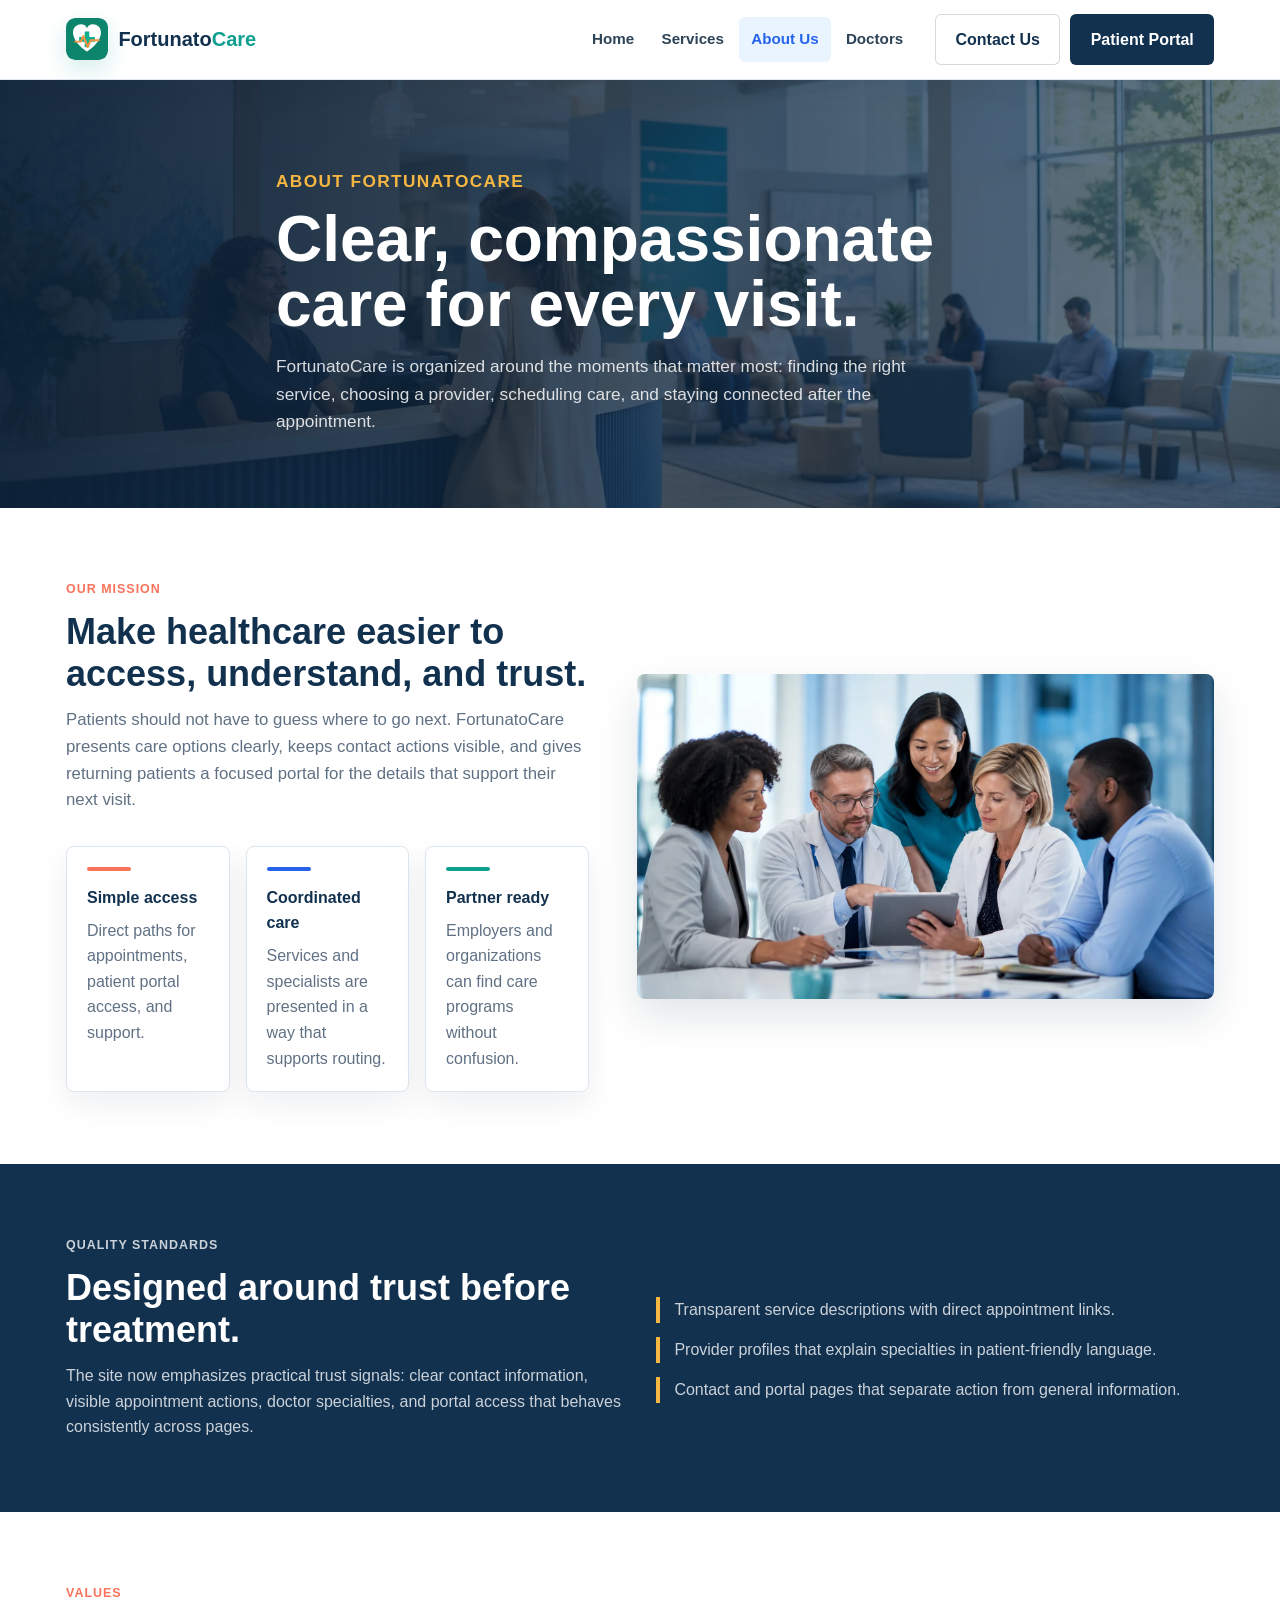
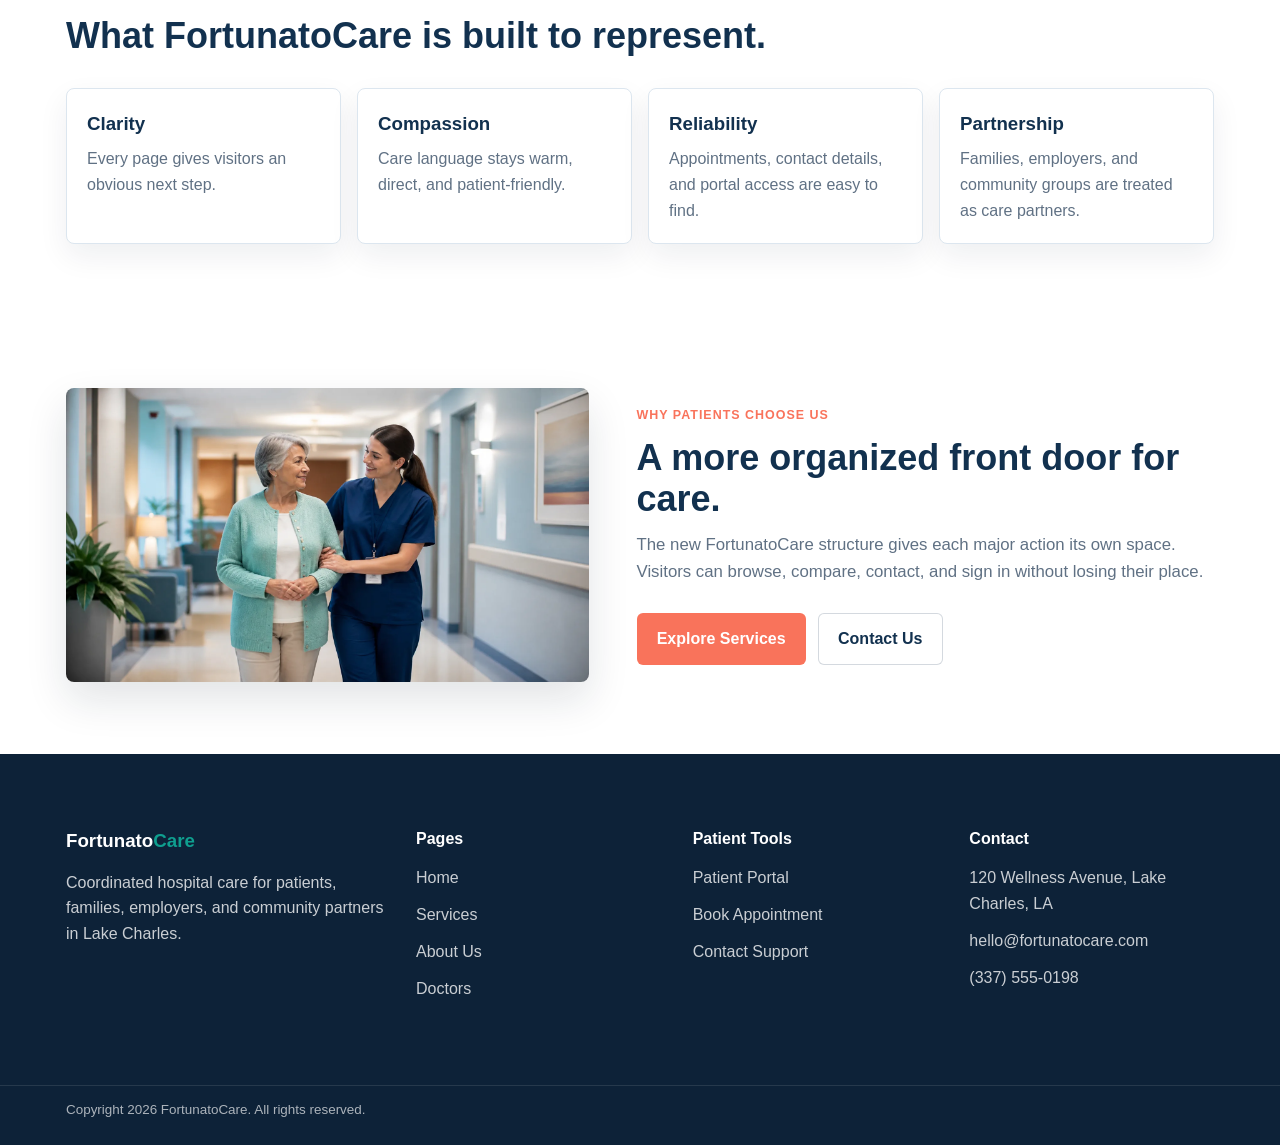
<file: about.html>
<!DOCTYPE html>
<html lang="en">
  <head>
    <meta charset="UTF-8" />
    <meta name="viewport" content="width=device-width, initial-scale=1.0" />
    <meta
      name="description"
      content="Learn about FortunatoCare's mission, patient-first care model, quality standards, and support for families and partner organizations."
    />
    <link rel="icon" type="image/svg+xml" href="assets/fortunatocare-symbol.svg" />
    <link rel="stylesheet" href="styles.css" />
    <script src="app.js" defer></script>
    <title>About Us | FortunatoCare</title>
  </head>
  <body>
    <header class="site-header">
      <nav class="section__container nav__container" aria-label="Primary navigation">
        <a class="nav__logo" href="index.html" aria-label="FortunatoCare home">
          <img src="assets/fortunatocare-symbol.svg" alt="" />
          <span>Fortunato<span>Care</span></span>
        </a>
        <button
          class="nav-toggle"
          type="button"
          aria-label="Open navigation menu"
          aria-controls="primary-navigation"
          aria-expanded="false"
          data-nav-toggle
        >
          <span></span>
        </button>
        <div class="nav-menu" id="primary-navigation">
          <ul class="nav__links">
            <li><a href="index.html">Home</a></li>
            <li><a href="services.html">Services</a></li>
            <li><a href="about.html" aria-current="page">About Us</a></li>
            <li><a href="doctors.html">Doctors</a></li>
          </ul>
          <div class="nav__actions">
            <a class="btn btn--ghost" href="contact.html">Contact Us</a>
            <a class="btn portal-button" href="portal.html">Patient Portal</a>
          </div>
        </div>
      </nav>
    </header>

    <main>
      <section class="page-hero page-hero--about">
        <div class="section__container page-hero__content">
          <p class="section__eyebrow">About FortunatoCare</p>
          <h1>Clear, compassionate care for every visit.</h1>
          <p>
            FortunatoCare is organized around the moments that matter most:
            finding the right service, choosing a provider, scheduling care, and
            staying connected after the appointment.
          </p>
        </div>
      </section>

      <section class="section__container split-grid">
        <div>
          <p class="section__eyebrow">Our mission</p>
          <h2 class="section__header">Make healthcare easier to access, understand, and trust.</h2>
          <p class="section__lead">
            Patients should not have to guess where to go next. FortunatoCare
            presents care options clearly, keeps contact actions visible, and
            gives returning patients a focused portal for the details that
            support their next visit.
          </p>
          <div class="feature-grid">
            <article class="feature-card">
              <div class="accent-line"></div>
              <strong>Simple access</strong>
              <p>Direct paths for appointments, patient portal access, and support.</p>
            </article>
            <article class="feature-card">
              <div class="accent-line accent-line--blue"></div>
              <strong>Coordinated care</strong>
              <p>Services and specialists are presented in a way that supports routing.</p>
            </article>
            <article class="feature-card">
              <div class="accent-line accent-line--teal"></div>
              <strong>Partner ready</strong>
              <p>Employers and organizations can find care programs without confusion.</p>
            </article>
          </div>
        </div>
        <img
          src="assets/about-care-planning.webp"
          alt="FortunatoCare clinical leadership team reviewing a care plan together"
        />
      </section>

      <section class="highlight-band">
        <div class="section__container highlight-grid">
          <div>
            <p class="section__eyebrow">Quality standards</p>
            <h2 class="section__header">Designed around trust before treatment.</h2>
            <p>
              The site now emphasizes practical trust signals: clear contact
              information, visible appointment actions, doctor specialties, and
              portal access that behaves consistently across pages.
            </p>
          </div>
          <ul class="highlight-list">
            <li>Transparent service descriptions with direct appointment links.</li>
            <li>Provider profiles that explain specialties in patient-friendly language.</li>
            <li>Contact and portal pages that separate action from general information.</li>
          </ul>
        </div>
      </section>

      <section class="section__container">
        <p class="section__eyebrow">Values</p>
        <h2 class="section__header">What FortunatoCare is built to represent.</h2>
        <div class="values-grid">
          <article class="value-card">
            <h3>Clarity</h3>
            <p>Every page gives visitors an obvious next step.</p>
          </article>
          <article class="value-card">
            <h3>Compassion</h3>
            <p>Care language stays warm, direct, and patient-friendly.</p>
          </article>
          <article class="value-card">
            <h3>Reliability</h3>
            <p>Appointments, contact details, and portal access are easy to find.</p>
          </article>
          <article class="value-card">
            <h3>Partnership</h3>
            <p>Families, employers, and community groups are treated as care partners.</p>
          </article>
        </div>
      </section>

      <section class="section__container split-grid">
        <img
          src="assets/about-patient-support.webp"
          alt="FortunatoCare nurse supporting a patient through the hospital"
        />
        <div>
          <p class="section__eyebrow">Why patients choose us</p>
          <h2 class="section__header">A more organized front door for care.</h2>
          <p class="section__lead">
            The new FortunatoCare structure gives each major action its own
            space. Visitors can browse, compare, contact, and sign in without
            losing their place.
          </p>
          <div class="cta-actions">
            <a class="btn" href="services.html">Explore Services</a>
            <a class="btn btn--ghost" href="contact.html">Contact Us</a>
          </div>
        </div>
      </section>
    </main>

    <footer class="footer">
      <div class="section__container footer__container">
        <div>
          <h3>Fortunato<span>Care</span></h3>
          <p>
            Coordinated hospital care for patients, families, employers, and
            community partners in Lake Charles.
          </p>
        </div>
        <div>
          <h4>Pages</h4>
          <ul>
            <li><a href="index.html">Home</a></li>
            <li><a href="services.html">Services</a></li>
            <li><a href="about.html">About Us</a></li>
            <li><a href="doctors.html">Doctors</a></li>
          </ul>
        </div>
        <div>
          <h4>Patient Tools</h4>
          <ul>
            <li><a href="portal.html">Patient Portal</a></li>
            <li><a href="contact.html#appointment">Book Appointment</a></li>
            <li><a href="contact.html">Contact Support</a></li>
          </ul>
        </div>
        <div>
          <h4>Contact</h4>
          <p>120 Wellness Avenue, Lake Charles, LA</p>
          <p>hello@fortunatocare.com</p>
          <p>(337) 555-0198</p>
        </div>
      </div>
      <div class="footer__bar">
        <div class="footer__bar__content">
          <p>Copyright 2026 FortunatoCare. All rights reserved.</p>
        </div>
      </div>
    </footer>
  </body>
</html>
</file>
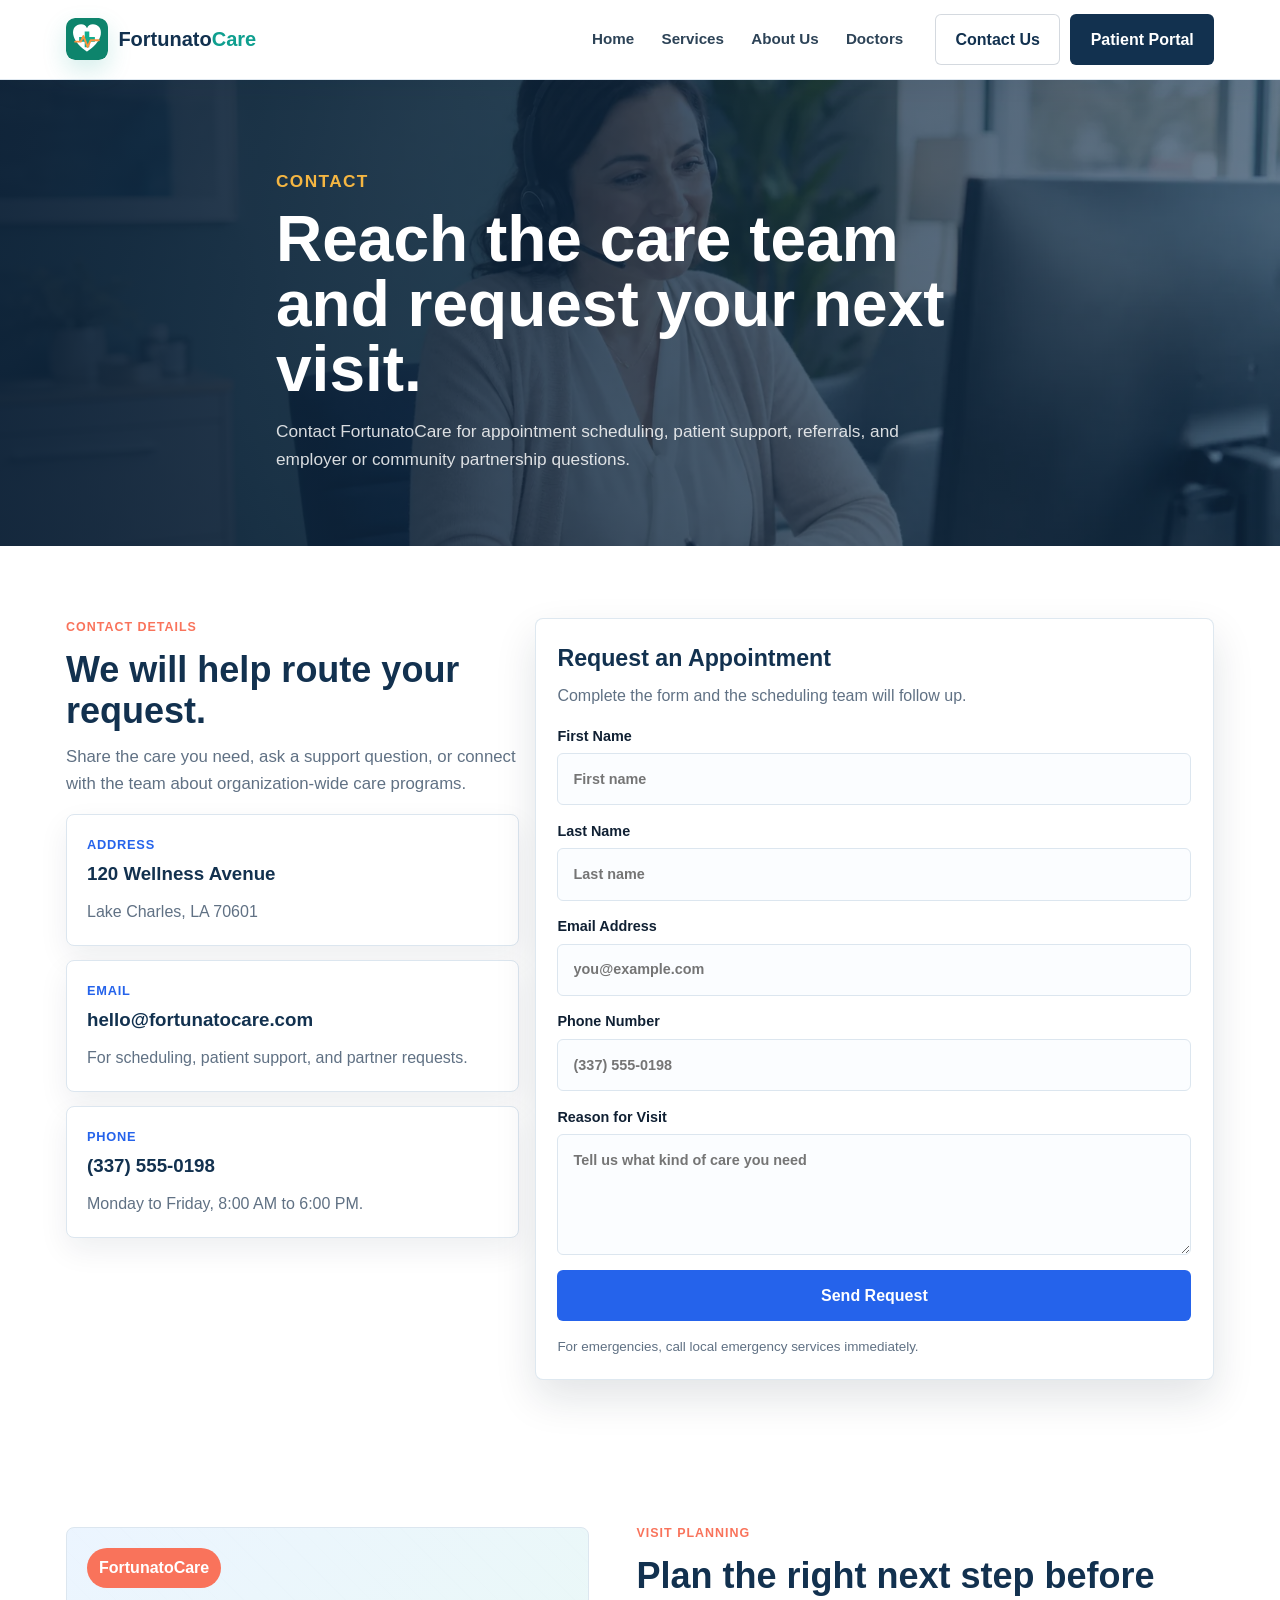
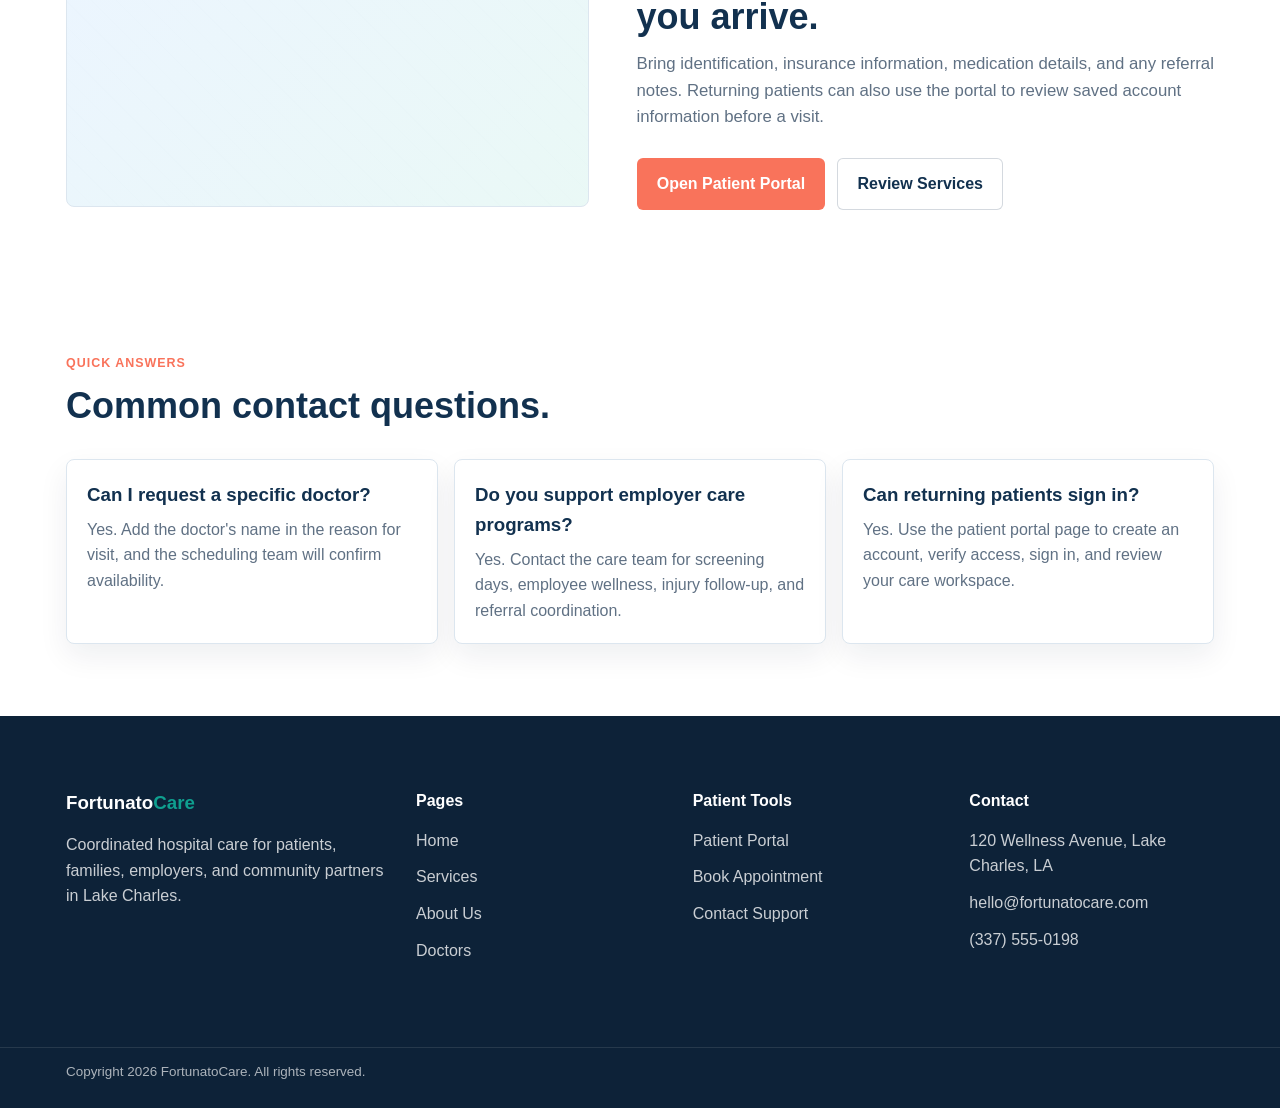
<file: contact.html>
<!DOCTYPE html>
<html lang="en">
  <head>
    <meta charset="UTF-8" />
    <meta name="viewport" content="width=device-width, initial-scale=1.0" />
    <meta
      name="description"
      content="Contact FortunatoCare, request an appointment, reach patient support, or ask about employer and partner care programs."
    />
    <link rel="icon" type="image/svg+xml" href="assets/fortunatocare-symbol.svg" />
    <link rel="stylesheet" href="styles.css" />
    <script src="app.js" defer></script>
    <title>Contact Us | FortunatoCare</title>
  </head>
  <body>
    <header class="site-header">
      <nav class="section__container nav__container" aria-label="Primary navigation">
        <a class="nav__logo" href="index.html" aria-label="FortunatoCare home">
          <img src="assets/fortunatocare-symbol.svg" alt="" />
          <span>Fortunato<span>Care</span></span>
        </a>
        <button
          class="nav-toggle"
          type="button"
          aria-label="Open navigation menu"
          aria-controls="primary-navigation"
          aria-expanded="false"
          data-nav-toggle
        >
          <span></span>
        </button>
        <div class="nav-menu" id="primary-navigation">
          <ul class="nav__links">
            <li><a href="index.html">Home</a></li>
            <li><a href="services.html">Services</a></li>
            <li><a href="about.html">About Us</a></li>
            <li><a href="doctors.html">Doctors</a></li>
          </ul>
          <div class="nav__actions">
            <a class="btn btn--ghost" href="contact.html" aria-current="page">Contact Us</a>
            <a class="btn portal-button" href="portal.html">Patient Portal</a>
          </div>
        </div>
      </nav>
    </header>

    <main>
      <section class="page-hero page-hero--contact">
        <div class="section__container page-hero__content">
          <p class="section__eyebrow">Contact</p>
          <h1>Reach the care team and request your next visit.</h1>
          <p>
            Contact FortunatoCare for appointment scheduling, patient support,
            referrals, and employer or community partnership questions.
          </p>
        </div>
      </section>

      <section class="section__container contact-grid" id="appointment">
        <div>
          <p class="section__eyebrow">Contact details</p>
          <h2 class="section__header">We will help route your request.</h2>
          <p class="section__lead">
            Share the care you need, ask a support question, or connect with the
            team about organization-wide care programs.
          </p>
          <div class="contact-list">
            <article class="contact-card">
              <span>Address</span>
              <h3>120 Wellness Avenue</h3>
              <p>Lake Charles, LA 70601</p>
            </article>
            <article class="contact-card">
              <span>Email</span>
              <h3>hello@fortunatocare.com</h3>
              <p>For scheduling, patient support, and partner requests.</p>
            </article>
            <article class="contact-card">
              <span>Phone</span>
              <h3>(337) 555-0198</h3>
              <p>Monday to Friday, 8:00 AM to 6:00 PM.</p>
            </article>
          </div>
        </div>

        <aside class="form-panel" aria-label="Appointment request form">
          <h2>Request an Appointment</h2>
          <p>Complete the form and the scheduling team will follow up.</p>
          <form class="appointment-form" action="#" method="post">
            <div class="appointment__confirmation" role="status" aria-live="polite" hidden></div>
            <label>
              First Name
              <input type="text" name="first-name" placeholder="First name" required />
            </label>
            <label>
              Last Name
              <input type="text" name="last-name" placeholder="Last name" required />
            </label>
            <label>
              Email Address
              <input type="email" name="email" placeholder="you@example.com" required />
            </label>
            <label>
              Phone Number
              <input type="tel" name="phone" placeholder="(337) 555-0198" required />
            </label>
            <label>
              Reason for Visit
              <textarea
                name="reason"
                placeholder="Tell us what kind of care you need"
                rows="4"
                required
              ></textarea>
            </label>
            <button class="btn btn--secondary" type="submit">Send Request</button>
            <p class="appointment__hint">
              For emergencies, call local emergency services immediately.
            </p>
          </form>
        </aside>
      </section>

      <section class="section__container split-grid">
        <div class="map-panel" aria-label="FortunatoCare location">
          <div class="map-pin">FortunatoCare</div>
        </div>
        <div>
          <p class="section__eyebrow">Visit planning</p>
          <h2 class="section__header">Plan the right next step before you arrive.</h2>
          <p class="section__lead">
            Bring identification, insurance information, medication details, and
            any referral notes. Returning patients can also use the portal to
            review saved account information before a visit.
          </p>
          <div class="cta-actions">
            <a class="btn" href="portal.html">Open Patient Portal</a>
            <a class="btn btn--ghost" href="services.html">Review Services</a>
          </div>
        </div>
      </section>

      <section class="section__container">
        <p class="section__eyebrow">Quick answers</p>
        <h2 class="section__header">Common contact questions.</h2>
        <div class="faq-grid">
          <article class="faq-item">
            <h3>Can I request a specific doctor?</h3>
            <p>
              Yes. Add the doctor's name in the reason for visit, and the
              scheduling team will confirm availability.
            </p>
          </article>
          <article class="faq-item">
            <h3>Do you support employer care programs?</h3>
            <p>
              Yes. Contact the care team for screening days, employee wellness,
              injury follow-up, and referral coordination.
            </p>
          </article>
          <article class="faq-item">
            <h3>Can returning patients sign in?</h3>
            <p>
              Yes. Use the patient portal page to create an account, verify
              access, sign in, and review your care workspace.
            </p>
          </article>
        </div>
      </section>
    </main>

    <footer class="footer">
      <div class="section__container footer__container">
        <div>
          <h3>Fortunato<span>Care</span></h3>
          <p>
            Coordinated hospital care for patients, families, employers, and
            community partners in Lake Charles.
          </p>
        </div>
        <div>
          <h4>Pages</h4>
          <ul>
            <li><a href="index.html">Home</a></li>
            <li><a href="services.html">Services</a></li>
            <li><a href="about.html">About Us</a></li>
            <li><a href="doctors.html">Doctors</a></li>
          </ul>
        </div>
        <div>
          <h4>Patient Tools</h4>
          <ul>
            <li><a href="portal.html">Patient Portal</a></li>
            <li><a href="contact.html#appointment">Book Appointment</a></li>
            <li><a href="contact.html">Contact Support</a></li>
          </ul>
        </div>
        <div>
          <h4>Contact</h4>
          <p>120 Wellness Avenue, Lake Charles, LA</p>
          <p>hello@fortunatocare.com</p>
          <p>(337) 555-0198</p>
        </div>
      </div>
      <div class="footer__bar">
        <div class="footer__bar__content">
          <p>Copyright 2026 FortunatoCare. All rights reserved.</p>
        </div>
      </div>
    </footer>
  </body>
</html>
</file>
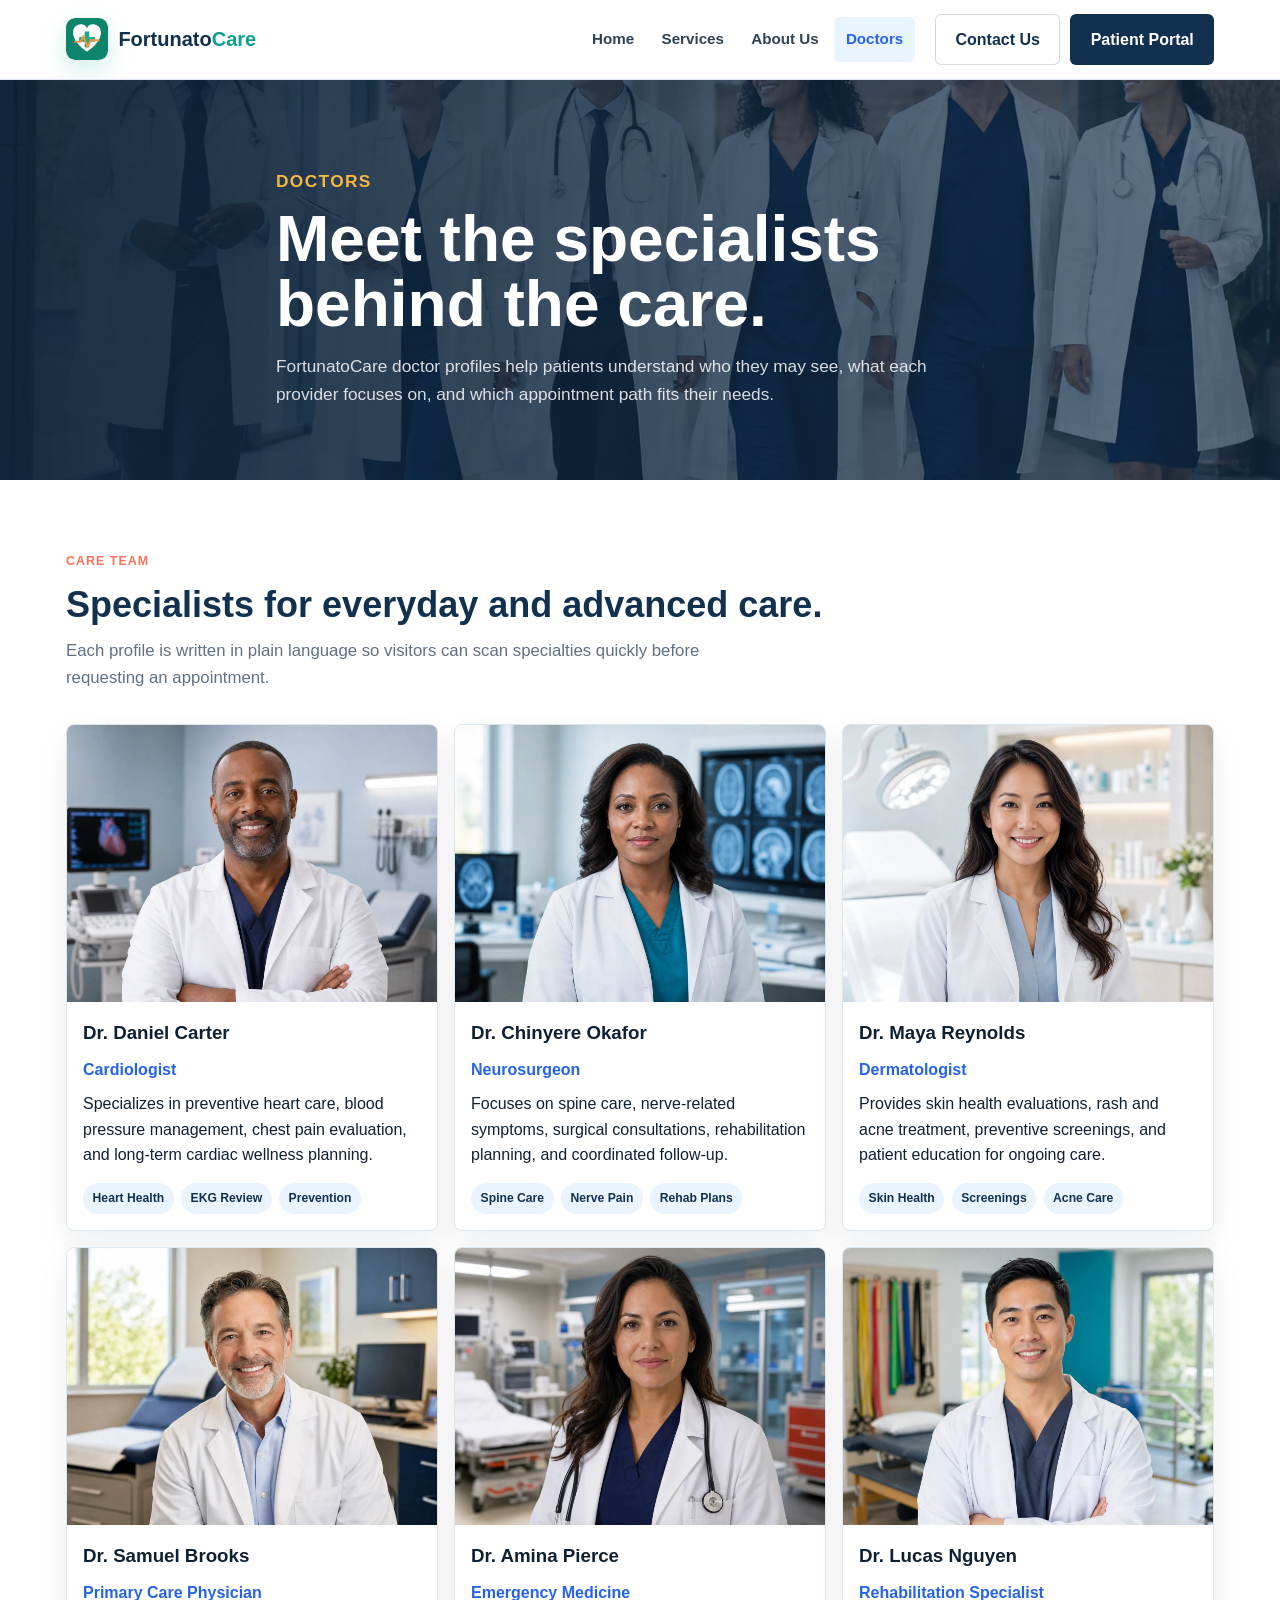
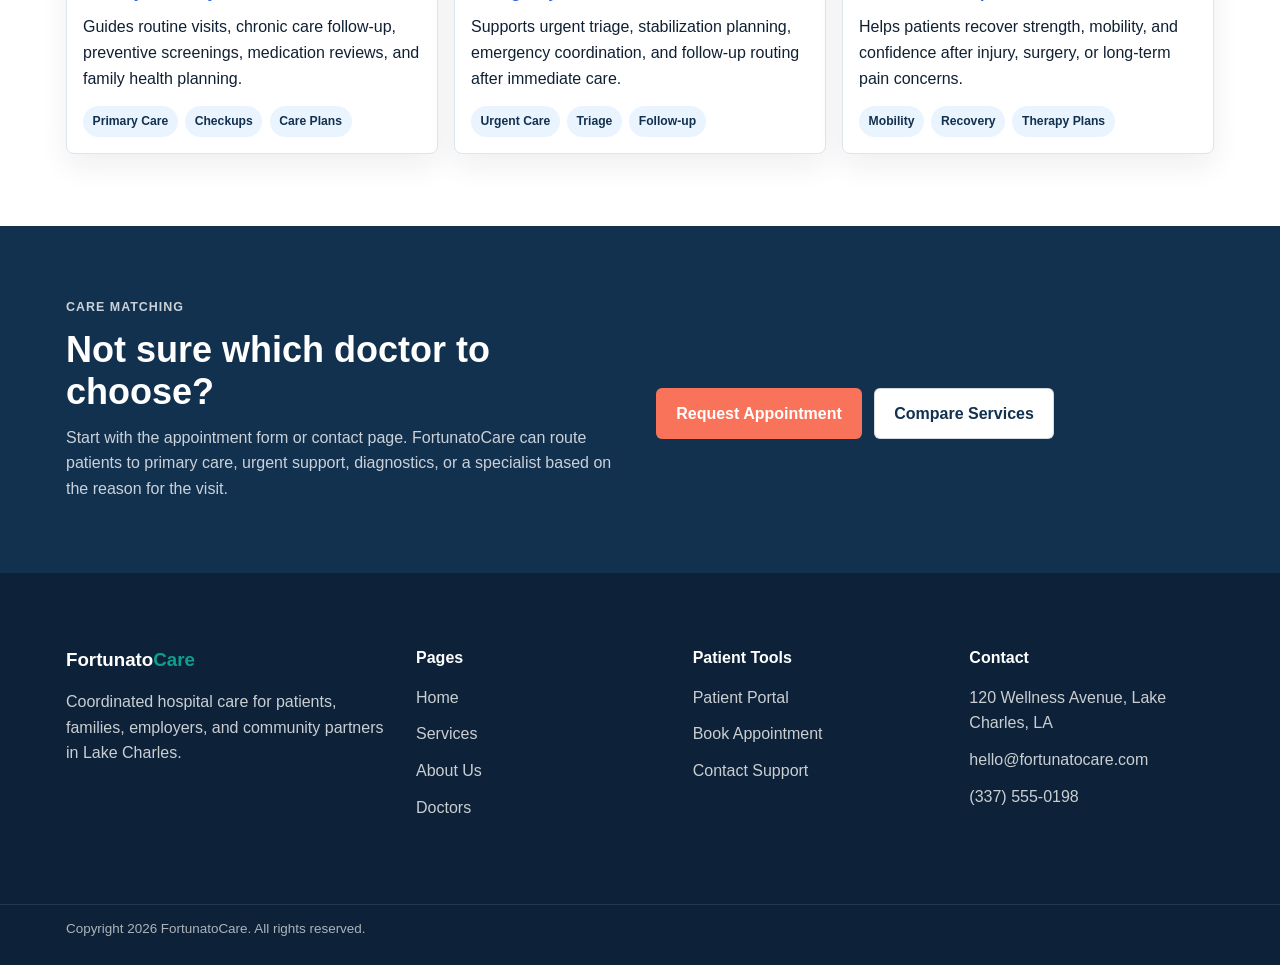
<file: doctors.html>
<!DOCTYPE html>
<html lang="en">
  <head>
    <meta charset="UTF-8" />
    <meta name="viewport" content="width=device-width, initial-scale=1.0" />
    <meta
      name="description"
      content="Meet FortunatoCare doctors across cardiology, neurology, dermatology, primary care, emergency support, and rehabilitation."
    />
    <link rel="icon" type="image/svg+xml" href="assets/fortunatocare-symbol.svg" />
    <link rel="stylesheet" href="styles.css" />
    <script src="app.js" defer></script>
    <title>Doctors | FortunatoCare</title>
  </head>
  <body>
    <header class="site-header">
      <nav class="section__container nav__container" aria-label="Primary navigation">
        <a class="nav__logo" href="index.html" aria-label="FortunatoCare home">
          <img src="assets/fortunatocare-symbol.svg" alt="" />
          <span>Fortunato<span>Care</span></span>
        </a>
        <button
          class="nav-toggle"
          type="button"
          aria-label="Open navigation menu"
          aria-controls="primary-navigation"
          aria-expanded="false"
          data-nav-toggle
        >
          <span></span>
        </button>
        <div class="nav-menu" id="primary-navigation">
          <ul class="nav__links">
            <li><a href="index.html">Home</a></li>
            <li><a href="services.html">Services</a></li>
            <li><a href="about.html">About Us</a></li>
            <li><a href="doctors.html" aria-current="page">Doctors</a></li>
          </ul>
          <div class="nav__actions">
            <a class="btn btn--ghost" href="contact.html">Contact Us</a>
            <a class="btn portal-button" href="portal.html">Patient Portal</a>
          </div>
        </div>
      </nav>
    </header>

    <main>
      <section class="page-hero page-hero--doctors">
        <div class="section__container page-hero__content">
          <p class="section__eyebrow">Doctors</p>
          <h1>Meet the specialists behind the care.</h1>
          <p>
            FortunatoCare doctor profiles help patients understand who they may
            see, what each provider focuses on, and which appointment path fits
            their needs.
          </p>
        </div>
      </section>

      <section class="section__container">
        <p class="section__eyebrow">Care team</p>
        <h2 class="section__header">Specialists for everyday and advanced care.</h2>
        <p class="section__lead">
          Each profile is written in plain language so visitors can scan
          specialties quickly before requesting an appointment.
        </p>
        <div class="doctors__grid">
          <article class="doctors__card">
            <img src="assets/doctor-daniel-carter.webp" alt="Portrait of Dr. Daniel Carter" />
            <div class="doctor-card__body">
              <h3>Dr. Daniel Carter</h3>
              <p class="doctor-role">Cardiologist</p>
              <p>
                Specializes in preventive heart care, blood pressure management,
                chest pain evaluation, and long-term cardiac wellness planning.
              </p>
              <div class="doctor-tags" aria-label="Dr. Daniel Carter specialties">
                <span>Heart Health</span>
                <span>EKG Review</span>
                <span>Prevention</span>
              </div>
            </div>
          </article>
          <article class="doctors__card">
            <img src="assets/doctor-chinyere-okafor.webp" alt="Portrait of Dr. Chinyere Okafor" />
            <div class="doctor-card__body">
              <h3>Dr. Chinyere Okafor</h3>
              <p class="doctor-role">Neurosurgeon</p>
              <p>
                Focuses on spine care, nerve-related symptoms, surgical
                consultations, rehabilitation planning, and coordinated follow-up.
              </p>
              <div class="doctor-tags" aria-label="Dr. Chinyere Okafor specialties">
                <span>Spine Care</span>
                <span>Nerve Pain</span>
                <span>Rehab Plans</span>
              </div>
            </div>
          </article>
          <article class="doctors__card">
            <img src="assets/doctor-maya-reynolds.webp" alt="Portrait of Dr. Maya Reynolds" />
            <div class="doctor-card__body">
              <h3>Dr. Maya Reynolds</h3>
              <p class="doctor-role">Dermatologist</p>
              <p>
                Provides skin health evaluations, rash and acne treatment,
                preventive screenings, and patient education for ongoing care.
              </p>
              <div class="doctor-tags" aria-label="Dr. Maya Reynolds specialties">
                <span>Skin Health</span>
                <span>Screenings</span>
                <span>Acne Care</span>
              </div>
            </div>
          </article>
          <article class="doctors__card">
            <img src="assets/doctor-samuel-brooks.webp" alt="Portrait of Dr. Samuel Brooks" />
            <div class="doctor-card__body">
              <h3>Dr. Samuel Brooks</h3>
              <p class="doctor-role">Primary Care Physician</p>
              <p>
                Guides routine visits, chronic care follow-up, preventive
                screenings, medication reviews, and family health planning.
              </p>
              <div class="doctor-tags" aria-label="Dr. Samuel Brooks specialties">
                <span>Primary Care</span>
                <span>Checkups</span>
                <span>Care Plans</span>
              </div>
            </div>
          </article>
          <article class="doctors__card">
            <img src="assets/doctor-amina-pierce.webp" alt="Portrait of Dr. Amina Pierce" />
            <div class="doctor-card__body">
              <h3>Dr. Amina Pierce</h3>
              <p class="doctor-role">Emergency Medicine</p>
              <p>
                Supports urgent triage, stabilization planning, emergency
                coordination, and follow-up routing after immediate care.
              </p>
              <div class="doctor-tags" aria-label="Dr. Amina Pierce specialties">
                <span>Urgent Care</span>
                <span>Triage</span>
                <span>Follow-up</span>
              </div>
            </div>
          </article>
          <article class="doctors__card">
            <img src="assets/doctor-lucas-nguyen.webp" alt="Portrait of Dr. Lucas Nguyen" />
            <div class="doctor-card__body">
              <h3>Dr. Lucas Nguyen</h3>
              <p class="doctor-role">Rehabilitation Specialist</p>
              <p>
                Helps patients recover strength, mobility, and confidence after
                injury, surgery, or long-term pain concerns.
              </p>
              <div class="doctor-tags" aria-label="Dr. Lucas Nguyen specialties">
                <span>Mobility</span>
                <span>Recovery</span>
                <span>Therapy Plans</span>
              </div>
            </div>
          </article>
        </div>
      </section>

      <section class="highlight-band">
        <div class="section__container highlight-grid">
          <div>
            <p class="section__eyebrow">Care matching</p>
            <h2 class="section__header">Not sure which doctor to choose?</h2>
            <p>
              Start with the appointment form or contact page. FortunatoCare can
              route patients to primary care, urgent support, diagnostics, or a
              specialist based on the reason for the visit.
            </p>
          </div>
          <div class="cta-actions">
            <a class="btn" href="contact.html#appointment">Request Appointment</a>
            <a class="btn btn--ghost" href="services.html">Compare Services</a>
          </div>
        </div>
      </section>
    </main>

    <footer class="footer">
      <div class="section__container footer__container">
        <div>
          <h3>Fortunato<span>Care</span></h3>
          <p>
            Coordinated hospital care for patients, families, employers, and
            community partners in Lake Charles.
          </p>
        </div>
        <div>
          <h4>Pages</h4>
          <ul>
            <li><a href="index.html">Home</a></li>
            <li><a href="services.html">Services</a></li>
            <li><a href="about.html">About Us</a></li>
            <li><a href="doctors.html">Doctors</a></li>
          </ul>
        </div>
        <div>
          <h4>Patient Tools</h4>
          <ul>
            <li><a href="portal.html">Patient Portal</a></li>
            <li><a href="contact.html#appointment">Book Appointment</a></li>
            <li><a href="contact.html">Contact Support</a></li>
          </ul>
        </div>
        <div>
          <h4>Contact</h4>
          <p>120 Wellness Avenue, Lake Charles, LA</p>
          <p>hello@fortunatocare.com</p>
          <p>(337) 555-0198</p>
        </div>
      </div>
      <div class="footer__bar">
        <div class="footer__bar__content">
          <p>Copyright 2026 FortunatoCare. All rights reserved.</p>
        </div>
      </div>
    </footer>
  </body>
</html>
</file>
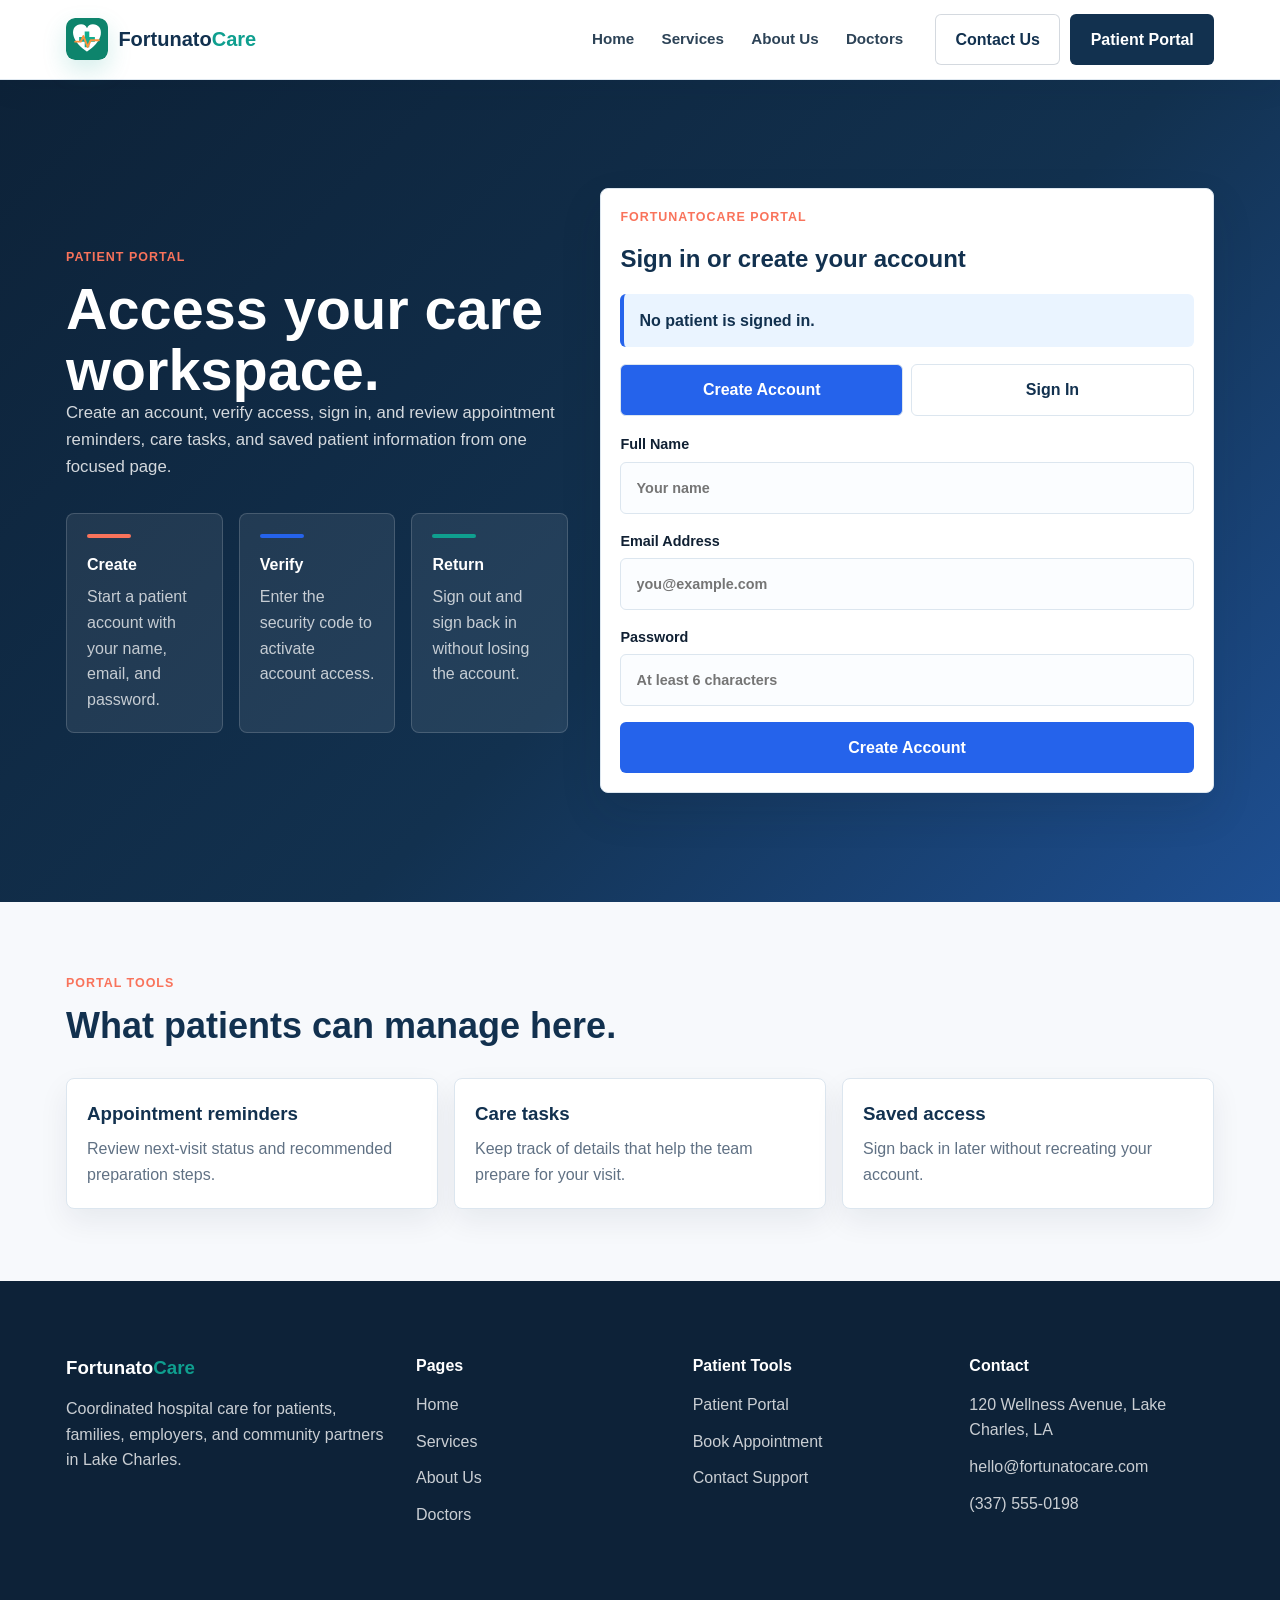
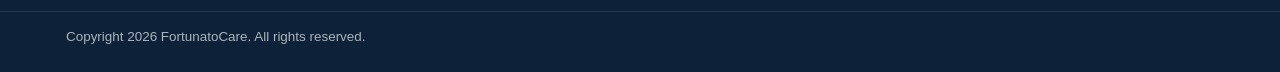
<file: portal.html>
<!DOCTYPE html>
<html lang="en">
  <head>
    <meta charset="UTF-8" />
    <meta name="viewport" content="width=device-width, initial-scale=1.0" />
    <meta
      name="description"
      content="Create a FortunatoCare patient account, verify access, sign in, and review your care workspace."
    />
    <link rel="icon" type="image/svg+xml" href="assets/fortunatocare-symbol.svg" />
    <link rel="stylesheet" href="styles.css" />
    <script src="app.js" defer></script>
    <title>Patient Portal | FortunatoCare</title>
  </head>
  <body>
    <header class="site-header">
      <nav class="section__container nav__container" aria-label="Primary navigation">
        <a class="nav__logo" href="index.html" aria-label="FortunatoCare home">
          <img src="assets/fortunatocare-symbol.svg" alt="" />
          <span>Fortunato<span>Care</span></span>
        </a>
        <button
          class="nav-toggle"
          type="button"
          aria-label="Open navigation menu"
          aria-controls="primary-navigation"
          aria-expanded="false"
          data-nav-toggle
        >
          <span></span>
        </button>
        <div class="nav-menu" id="primary-navigation">
          <ul class="nav__links">
            <li><a href="index.html">Home</a></li>
            <li><a href="services.html">Services</a></li>
            <li><a href="about.html">About Us</a></li>
            <li><a href="doctors.html">Doctors</a></li>
          </ul>
          <div class="nav__actions">
            <a class="btn btn--ghost" href="contact.html">Contact Us</a>
            <a class="btn portal-button" href="portal.html" aria-current="page">Patient Portal</a>
          </div>
        </div>
      </nav>
    </header>

    <main data-portal-root>
      <section class="portal-hero">
        <div class="section__container portal-page-grid">
        <div>
          <p class="section__eyebrow">Patient Portal</p>
          <h1>Access your care workspace.</h1>
          <p class="section__lead">
            Create an account, verify access, sign in, and review appointment
            reminders, care tasks, and saved patient information from one
            focused page.
          </p>
          <div class="feature-grid">
            <article class="feature-card">
              <div class="accent-line"></div>
              <strong>Create</strong>
              <p>Start a patient account with your name, email, and password.</p>
            </article>
            <article class="feature-card">
              <div class="accent-line accent-line--blue"></div>
              <strong>Verify</strong>
              <p>Enter the security code to activate account access.</p>
            </article>
            <article class="feature-card">
              <div class="accent-line accent-line--teal"></div>
              <strong>Return</strong>
              <p>Sign out and sign back in without losing the account.</p>
            </article>
          </div>
        </div>

        <section class="portal-auth-card" aria-labelledby="patientPortalTitle">
          <p class="section__eyebrow">FortunatoCare Portal</p>
          <h2 id="patientPortalTitle">Sign in or create your account</h2>
          <div class="portal-status" id="patientPortalStatus" role="status" aria-live="polite">
            No patient is signed in.
          </div>

          <div class="portal-tabs" role="tablist" aria-label="Patient portal forms">
            <button class="is-active" type="button" data-portal-tab="create">Create Account</button>
            <button type="button" data-portal-tab="signin">Sign In</button>
          </div>

          <form class="portal-form" id="portalCreateForm">
            <label>
              Full Name
              <input type="text" name="name" placeholder="Your name" required />
            </label>
            <label>
              Email Address
              <input type="email" name="email" placeholder="you@example.com" required />
            </label>
            <label>
              Password
              <input
                type="password"
                name="password"
                placeholder="At least 6 characters"
                minlength="6"
                required
              />
            </label>
            <button class="btn btn--secondary" type="submit">Create Account</button>
          </form>

          <form class="portal-form" id="portalSigninForm" hidden>
            <label>
              Email Address
              <input type="email" name="email" placeholder="you@example.com" required />
            </label>
            <label>
              Password
              <input type="password" name="password" placeholder="Your password" required />
            </label>
            <button class="btn btn--secondary" type="submit">Sign In</button>
          </form>

          <form class="portal-form verify-form" id="portalVerifyForm" hidden>
            <p id="patientPortalCode">Security code: ----</p>
            <label>
              Verification Code
              <input
                type="text"
                name="code"
                inputmode="numeric"
                maxlength="6"
                placeholder="Enter code"
                required
              />
            </label>
            <div class="portal-form-actions">
              <button class="btn btn--secondary" type="submit">Verify Account</button>
              <button class="btn btn--ghost" id="resendPatientCode" type="button">
                Resend Code
              </button>
            </div>
          </form>

          <div class="portal-dashboard" id="portalDashboard" hidden>
            <div class="portal-dashboard__header">
              <strong>Welcome, <span data-portal-name>patient</span></strong>
              <span data-portal-email>patient@example.com</span>
            </div>
            <div class="portal-dashboard__grid">
              <div class="portal-dashboard__item">
                <span>Appointment</span>
                <strong>Primary care follow-up</strong>
                <p>Scheduling team review pending.</p>
              </div>
              <div class="portal-dashboard__item">
                <span>Care Task</span>
                <strong>Update insurance details</strong>
                <p>Recommended before your next visit.</p>
              </div>
              <div class="portal-dashboard__item">
                <span>Messages</span>
                <strong>0 unread</strong>
                <p>New care team messages will appear here.</p>
              </div>
              <div class="portal-dashboard__item">
                <span>Status</span>
                <strong>Account verified</strong>
                <p>Your portal access is active on this device.</p>
              </div>
            </div>
            <button class="btn btn--ghost" id="portalSignOut" type="button">Sign Out</button>
          </div>
        </section>
        </div>
      </section>

      <section class="portal-preview">
        <div class="section__container">
          <p class="section__eyebrow">Portal tools</p>
          <h2 class="section__header">What patients can manage here.</h2>
          <div class="portal-benefit-grid">
            <article class="portal-benefit-card">
              <h3>Appointment reminders</h3>
              <p>Review next-visit status and recommended preparation steps.</p>
            </article>
            <article class="portal-benefit-card">
              <h3>Care tasks</h3>
              <p>Keep track of details that help the team prepare for your visit.</p>
            </article>
            <article class="portal-benefit-card">
              <h3>Saved access</h3>
              <p>Sign back in later without recreating your account.</p>
            </article>
          </div>
        </div>
      </section>
    </main>

    <footer class="footer">
      <div class="section__container footer__container">
        <div>
          <h3>Fortunato<span>Care</span></h3>
          <p>
            Coordinated hospital care for patients, families, employers, and
            community partners in Lake Charles.
          </p>
        </div>
        <div>
          <h4>Pages</h4>
          <ul>
            <li><a href="index.html">Home</a></li>
            <li><a href="services.html">Services</a></li>
            <li><a href="about.html">About Us</a></li>
            <li><a href="doctors.html">Doctors</a></li>
          </ul>
        </div>
        <div>
          <h4>Patient Tools</h4>
          <ul>
            <li><a href="portal.html">Patient Portal</a></li>
            <li><a href="contact.html#appointment">Book Appointment</a></li>
            <li><a href="contact.html">Contact Support</a></li>
          </ul>
        </div>
        <div>
          <h4>Contact</h4>
          <p>120 Wellness Avenue, Lake Charles, LA</p>
          <p>hello@fortunatocare.com</p>
          <p>(337) 555-0198</p>
        </div>
      </div>
      <div class="footer__bar">
        <div class="footer__bar__content">
          <p>Copyright 2026 FortunatoCare. All rights reserved.</p>
        </div>
      </div>
    </footer>
  </body>
</html>
</file>
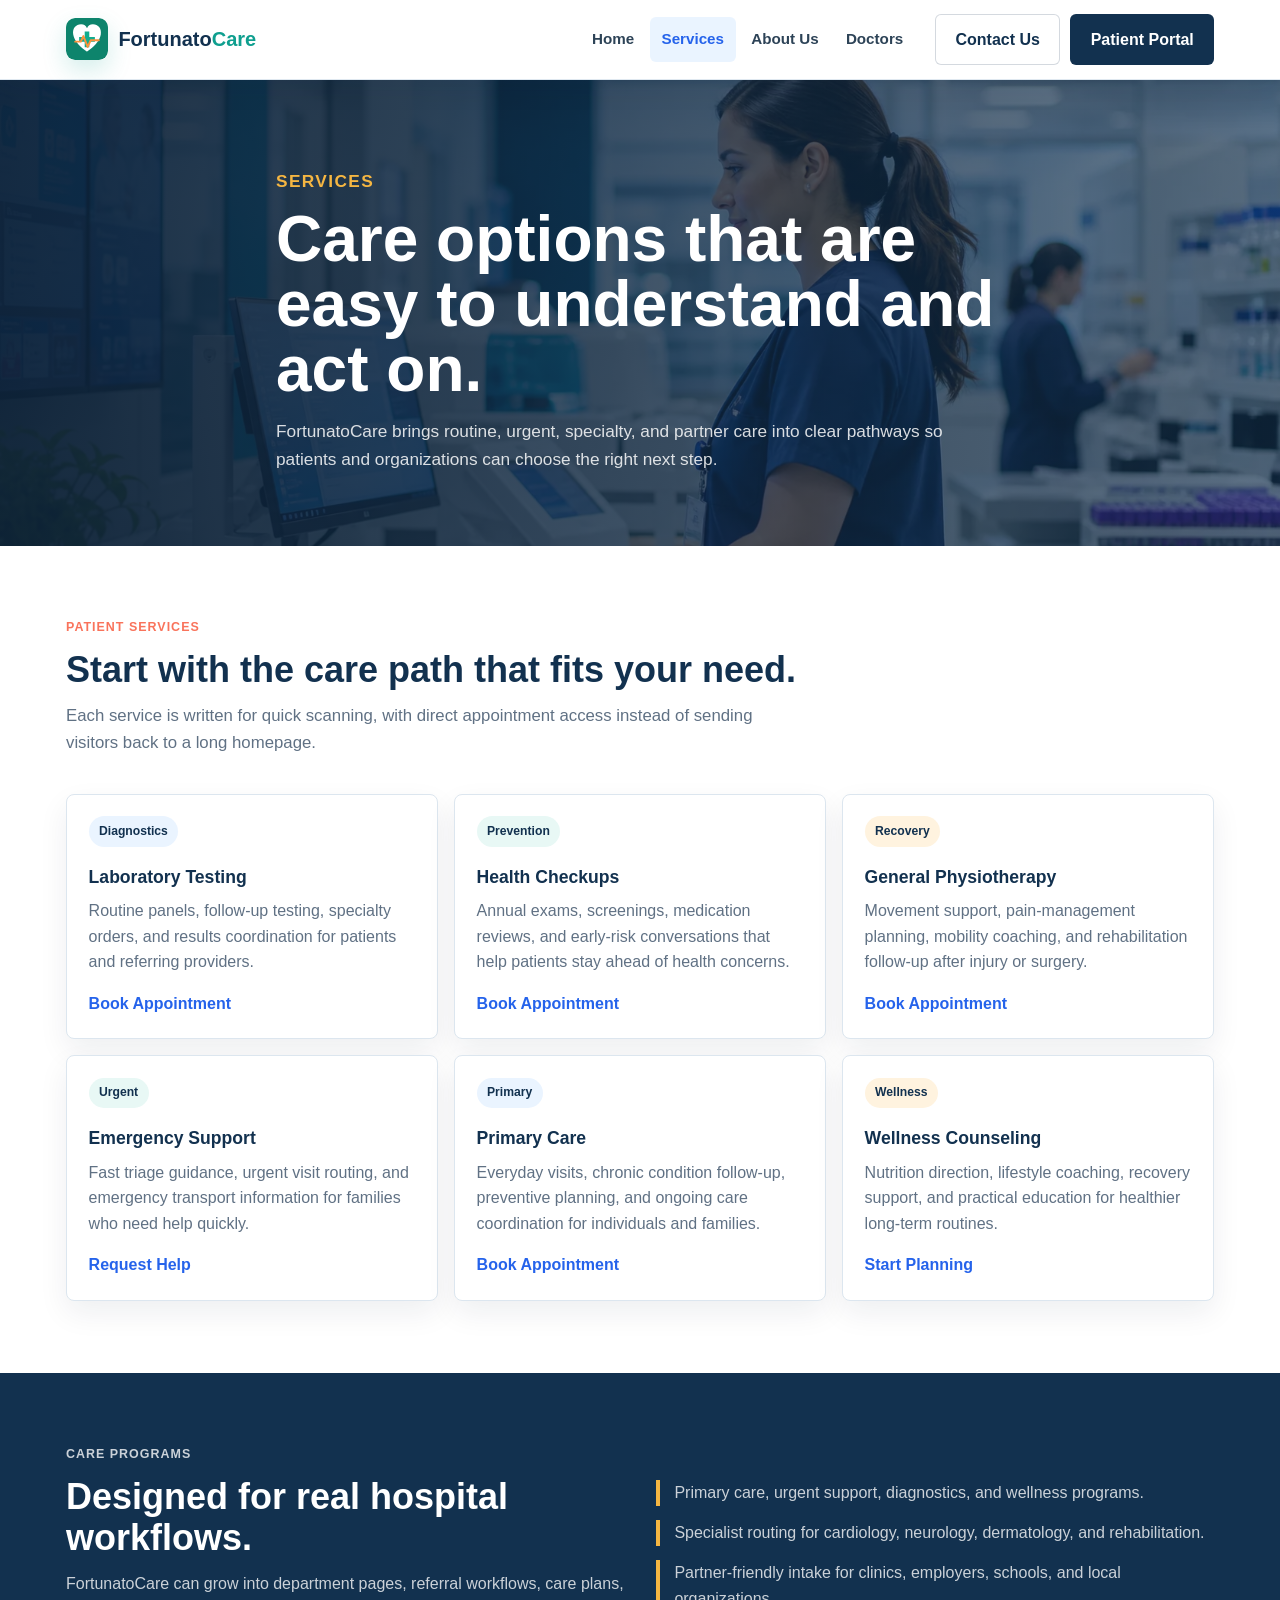
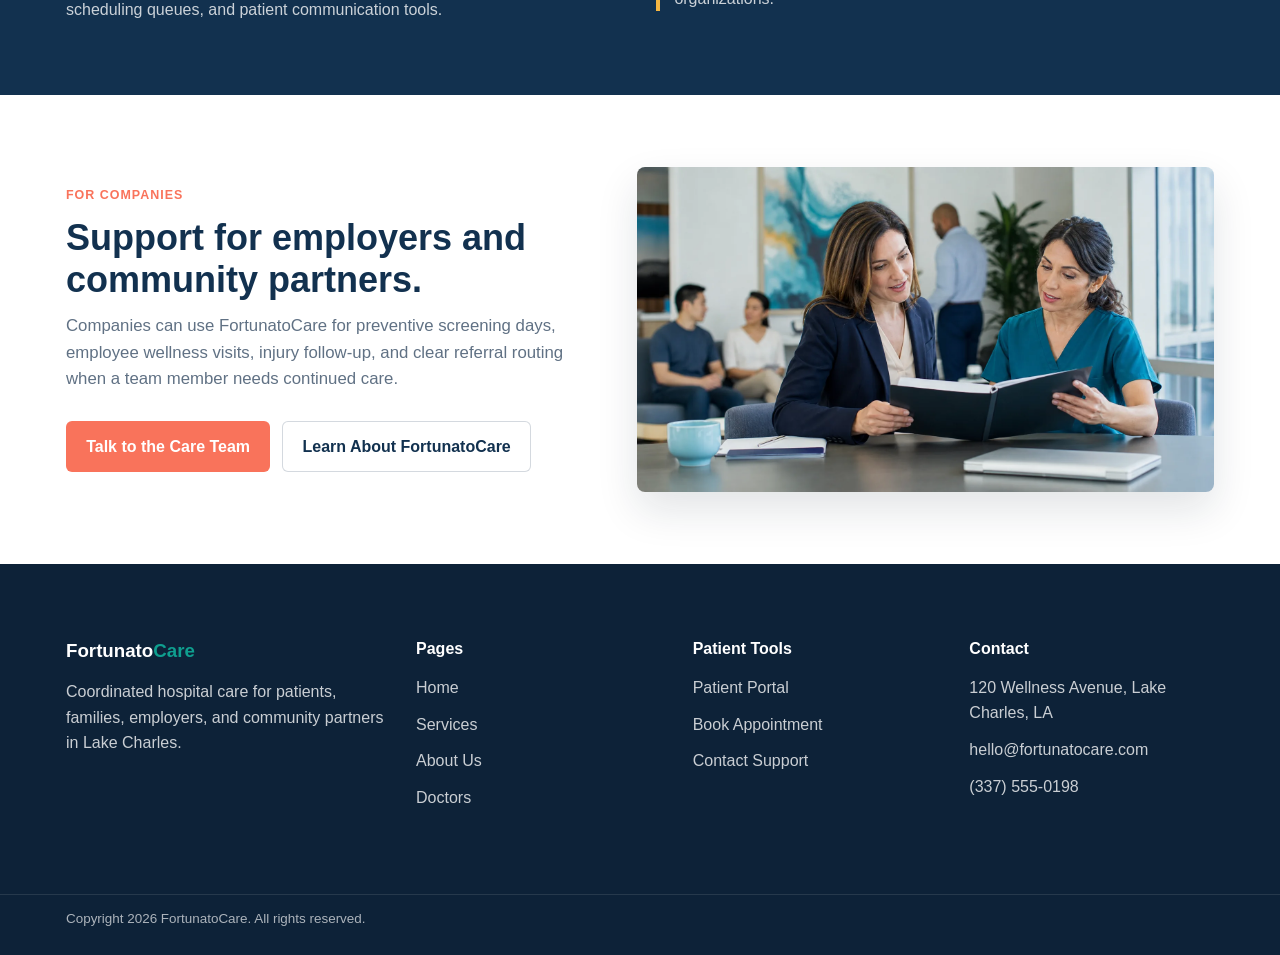
<file: services.html>
<!DOCTYPE html>
<html lang="en">
  <head>
    <meta charset="UTF-8" />
    <meta name="viewport" content="width=device-width, initial-scale=1.0" />
    <meta
      name="description"
      content="Explore FortunatoCare services including primary care, diagnostics, emergency support, physiotherapy, wellness counseling, and partner care programs."
    />
    <link rel="icon" type="image/svg+xml" href="assets/fortunatocare-symbol.svg" />
    <link rel="stylesheet" href="styles.css" />
    <script src="app.js" defer></script>
    <title>Services | FortunatoCare</title>
  </head>
  <body>
    <header class="site-header">
      <nav class="section__container nav__container" aria-label="Primary navigation">
        <a class="nav__logo" href="index.html" aria-label="FortunatoCare home">
          <img src="assets/fortunatocare-symbol.svg" alt="" />
          <span>Fortunato<span>Care</span></span>
        </a>
        <button
          class="nav-toggle"
          type="button"
          aria-label="Open navigation menu"
          aria-controls="primary-navigation"
          aria-expanded="false"
          data-nav-toggle
        >
          <span></span>
        </button>
        <div class="nav-menu" id="primary-navigation">
          <ul class="nav__links">
            <li><a href="index.html">Home</a></li>
            <li><a href="services.html" aria-current="page">Services</a></li>
            <li><a href="about.html">About Us</a></li>
            <li><a href="doctors.html">Doctors</a></li>
          </ul>
          <div class="nav__actions">
            <a class="btn btn--ghost" href="contact.html">Contact Us</a>
            <a class="btn portal-button" href="portal.html">Patient Portal</a>
          </div>
        </div>
      </nav>
    </header>

    <main>
      <section class="page-hero">
        <div class="section__container page-hero__content">
          <p class="section__eyebrow">Services</p>
          <h1>Care options that are easy to understand and act on.</h1>
          <p>
            FortunatoCare brings routine, urgent, specialty, and partner care
            into clear pathways so patients and organizations can choose the
            right next step.
          </p>
        </div>
      </section>

      <section class="section__container">
        <p class="section__eyebrow">Patient services</p>
        <h2 class="section__header">Start with the care path that fits your need.</h2>
        <p class="section__lead">
          Each service is written for quick scanning, with direct appointment
          access instead of sending visitors back to a long homepage.
        </p>
        <div class="service__grid">
          <article class="service__card">
            <span class="service-label">Diagnostics</span>
            <h3>Laboratory Testing</h3>
            <p>
              Routine panels, follow-up testing, specialty orders, and results
              coordination for patients and referring providers.
            </p>
            <a href="contact.html#appointment">Book Appointment</a>
          </article>
          <article class="service__card">
            <span class="service-label">Prevention</span>
            <h3>Health Checkups</h3>
            <p>
              Annual exams, screenings, medication reviews, and early-risk
              conversations that help patients stay ahead of health concerns.
            </p>
            <a href="contact.html#appointment">Book Appointment</a>
          </article>
          <article class="service__card">
            <span class="service-label">Recovery</span>
            <h3>General Physiotherapy</h3>
            <p>
              Movement support, pain-management planning, mobility coaching, and
              rehabilitation follow-up after injury or surgery.
            </p>
            <a href="contact.html#appointment">Book Appointment</a>
          </article>
          <article class="service__card">
            <span class="service-label">Urgent</span>
            <h3>Emergency Support</h3>
            <p>
              Fast triage guidance, urgent visit routing, and emergency
              transport information for families who need help quickly.
            </p>
            <a href="contact.html">Request Help</a>
          </article>
          <article class="service__card">
            <span class="service-label">Primary</span>
            <h3>Primary Care</h3>
            <p>
              Everyday visits, chronic condition follow-up, preventive planning,
              and ongoing care coordination for individuals and families.
            </p>
            <a href="contact.html#appointment">Book Appointment</a>
          </article>
          <article class="service__card">
            <span class="service-label">Wellness</span>
            <h3>Wellness Counseling</h3>
            <p>
              Nutrition direction, lifestyle coaching, recovery support, and
              practical education for healthier long-term routines.
            </p>
            <a href="contact.html#appointment">Start Planning</a>
          </article>
        </div>
      </section>

      <section class="highlight-band">
        <div class="section__container highlight-grid">
          <div>
            <p class="section__eyebrow">Care programs</p>
            <h2 class="section__header">Designed for real hospital workflows.</h2>
            <p>
              FortunatoCare can grow into department pages, referral workflows,
              care plans, scheduling queues, and patient communication tools.
            </p>
          </div>
          <ul class="highlight-list">
            <li>Primary care, urgent support, diagnostics, and wellness programs.</li>
            <li>Specialist routing for cardiology, neurology, dermatology, and rehabilitation.</li>
            <li>Partner-friendly intake for clinics, employers, schools, and local organizations.</li>
          </ul>
        </div>
      </section>

      <section class="section__container split-grid">
        <div>
          <p class="section__eyebrow">For companies</p>
          <h2 class="section__header">Support for employers and community partners.</h2>
          <p class="section__lead">
            Companies can use FortunatoCare for preventive screening days,
            employee wellness visits, injury follow-up, and clear referral
            routing when a team member needs continued care.
          </p>
          <div class="cta-actions">
            <a class="btn" href="contact.html">Talk to the Care Team</a>
            <a class="btn btn--ghost" href="about.html">Learn About FortunatoCare</a>
          </div>
        </div>
        <img
          src="assets/employer-wellness.webp"
          alt="FortunatoCare clinician reviewing employer wellness program options"
        />
      </section>
    </main>

    <footer class="footer">
      <div class="section__container footer__container">
        <div>
          <h3>Fortunato<span>Care</span></h3>
          <p>
            Coordinated hospital care for patients, families, employers, and
            community partners in Lake Charles.
          </p>
        </div>
        <div>
          <h4>Pages</h4>
          <ul>
            <li><a href="index.html">Home</a></li>
            <li><a href="services.html">Services</a></li>
            <li><a href="about.html">About Us</a></li>
            <li><a href="doctors.html">Doctors</a></li>
          </ul>
        </div>
        <div>
          <h4>Patient Tools</h4>
          <ul>
            <li><a href="portal.html">Patient Portal</a></li>
            <li><a href="contact.html#appointment">Book Appointment</a></li>
            <li><a href="contact.html">Contact Support</a></li>
          </ul>
        </div>
        <div>
          <h4>Contact</h4>
          <p>120 Wellness Avenue, Lake Charles, LA</p>
          <p>hello@fortunatocare.com</p>
          <p>(337) 555-0198</p>
        </div>
      </div>
      <div class="footer__bar">
        <div class="footer__bar__content">
          <p>Copyright 2026 FortunatoCare. All rights reserved.</p>
        </div>
      </div>
    </footer>
  </body>
</html>
</file>
<file: styles.css>
:root {
  --ink: #102033;
  --muted: #607184;
  --navy: #12314f;
  --navy-dark: #0d2238;
  --blue: #2563eb;
  --sky: #eaf4ff;
  --teal: #0f9f8f;
  --teal-soft: #e8f8f5;
  --coral: #f9735b;
  --amber: #f5b642;
  --white: #ffffff;
  --surface: #f7f9fc;
  --line: #dce6ef;
  --shadow: 0 18px 42px rgba(16, 32, 51, 0.12);
  --max-width: 1180px;
}

* {
  box-sizing: border-box;
  margin: 0;
  padding: 0;
}

html {
  scroll-behavior: smooth;
}

body {
  min-height: 100vh;
  color: var(--ink);
  background: var(--white);
  font-family: "Segoe UI", Arial, Helvetica, sans-serif;
  line-height: 1.6;
}

img {
  display: block;
  width: 100%;
}

a {
  color: inherit;
  text-decoration: none;
}

button,
input,
textarea {
  font: inherit;
}

.section__container {
  max-width: var(--max-width);
  margin: 0 auto;
  padding: 4.5rem 1rem;
}

.section__eyebrow {
  margin-bottom: 0.7rem;
  color: var(--coral);
  font-size: 0.78rem;
  font-weight: 800;
  letter-spacing: 0.08em;
  text-transform: uppercase;
}

.section__header {
  margin-bottom: 0.8rem;
  color: var(--navy);
  font-size: 2.25rem;
  line-height: 1.15;
}

.section__lead {
  max-width: 700px;
  color: var(--muted);
  font-size: 1.05rem;
}

.btn {
  display: inline-flex;
  align-items: center;
  justify-content: center;
  min-height: 44px;
  border: 1px solid transparent;
  border-radius: 6px;
  padding: 0.75rem 1.2rem;
  color: var(--white);
  background: var(--coral);
  font-weight: 800;
  cursor: pointer;
  transition: background 0.2s ease, border-color 0.2s ease, color 0.2s ease,
    transform 0.2s ease;
}

.btn:hover,
.btn:focus-visible {
  color: var(--white);
  background: #e35d44;
  transform: translateY(-1px);
}

.btn--secondary {
  color: var(--white);
  background: var(--blue);
}

.btn--secondary:hover,
.btn--secondary:focus-visible {
  background: #1d4ed8;
}

.btn--ghost {
  border-color: rgba(18, 49, 79, 0.18);
  color: var(--navy);
  background: var(--white);
}

.btn--ghost:hover,
.btn--ghost:focus-visible {
  border-color: var(--blue);
  color: var(--blue);
  background: var(--sky);
}

.site-header {
  position: sticky;
  top: 0;
  z-index: 40;
  border-bottom: 1px solid rgba(220, 230, 239, 0.9);
  background: rgba(255, 255, 255, 0.96);
  box-shadow: 0 10px 28px rgba(16, 32, 51, 0.06);
  backdrop-filter: blur(14px);
}

.nav__container {
  display: flex;
  align-items: center;
  justify-content: space-between;
  gap: 1.25rem;
  padding: 0.85rem 1rem;
}

.nav__logo {
  display: inline-flex;
  align-items: center;
  gap: 0.65rem;
  color: var(--navy);
  font-size: 1.25rem;
  font-weight: 900;
}

.nav__logo img {
  width: 42px;
  height: 42px;
  border-radius: 8px;
  box-shadow: 0 10px 24px rgba(15, 159, 143, 0.18);
}

.nav__logo span span {
  color: var(--teal);
}

.nav-menu {
  display: flex;
  align-items: center;
  gap: 1.25rem;
}

.nav__links {
  display: flex;
  align-items: center;
  gap: 0.2rem;
  list-style: none;
}

.nav__links a {
  display: inline-flex;
  border-radius: 6px;
  padding: 0.65rem 0.75rem;
  color: #2d4357;
  font-size: 0.95rem;
  font-weight: 800;
}

.nav__links a:hover,
.nav__links a:focus-visible,
.nav__links a[aria-current="page"] {
  color: var(--blue);
  background: var(--sky);
}

.nav__actions {
  display: flex;
  align-items: center;
  gap: 0.65rem;
}

.portal-button {
  color: var(--white);
  background: var(--navy);
}

.portal-button:hover,
.portal-button:focus-visible {
  background: var(--blue);
}

.nav-toggle {
  display: none;
  width: 44px;
  height: 44px;
  border: 1px solid var(--line);
  border-radius: 6px;
  background: var(--white);
  cursor: pointer;
}

.nav-toggle span,
.nav-toggle::before,
.nav-toggle::after {
  display: block;
  width: 20px;
  height: 2px;
  margin: 4px auto;
  border-radius: 999px;
  background: var(--navy);
  content: "";
}

.hero {
  color: var(--white);
  background:
    linear-gradient(90deg, rgba(13, 34, 56, 0.95), rgba(18, 49, 79, 0.72)),
    url("us.jpg") center / cover no-repeat;
}

.hero__container {
  display: grid;
  grid-template-columns: minmax(0, 1.05fr) minmax(320px, 0.85fr);
  align-items: center;
  gap: 3rem;
  min-height: calc(100vh - 78px);
  padding-top: 3.5rem;
  padding-bottom: 3.5rem;
}

.hero .section__eyebrow,
.page-hero .section__eyebrow {
  color: var(--amber);
}

.hero h1,
.page-hero h1 {
  max-width: 780px;
  color: var(--white);
  font-size: 4rem;
  line-height: 1.02;
}

.hero__content p {
  max-width: 650px;
  margin-top: 1.1rem;
  color: rgba(255, 255, 255, 0.86);
  font-size: 1.15rem;
}

.hero__actions,
.cta-actions {
  display: flex;
  flex-wrap: wrap;
  gap: 0.75rem;
  margin-top: 1.7rem;
}

.hero__proof {
  display: grid;
  grid-template-columns: repeat(3, 1fr);
  gap: 0.75rem;
  margin-top: 2rem;
}

.hero__proof div {
  border: 1px solid rgba(255, 255, 255, 0.18);
  border-radius: 8px;
  padding: 0.9rem;
  background: rgba(255, 255, 255, 0.1);
}

.hero__proof strong {
  display: block;
  color: var(--white);
  font-size: 1.35rem;
}

.hero__proof span {
  color: rgba(255, 255, 255, 0.78);
  font-size: 0.85rem;
}

.form-panel {
  border: 1px solid rgba(220, 230, 239, 0.92);
  border-radius: 8px;
  padding: 1.35rem;
  background: var(--white);
  color: var(--ink);
  box-shadow: var(--shadow);
}

.form-panel h2,
.form-panel h3,
.form-panel h4 {
  margin-bottom: 0.35rem;
  color: var(--navy);
  font-size: 1.45rem;
}

.form-panel > p {
  margin-bottom: 1rem;
  color: var(--muted);
}

.appointment-form {
  display: grid;
  gap: 0.9rem;
}

.appointment-form label,
.portal-form label {
  display: grid;
  gap: 0.35rem;
  color: var(--ink);
  font-size: 0.9rem;
  font-weight: 800;
}

.appointment-form input,
.appointment-form textarea,
.portal-form input {
  width: 100%;
  border: 1px solid var(--line);
  border-radius: 6px;
  padding: 0.85rem 0.95rem;
  color: var(--ink);
  background: #fbfdff;
}

.appointment-form textarea {
  min-height: 96px;
  resize: vertical;
}

.appointment-form input:focus-visible,
.appointment-form textarea:focus-visible,
.portal-form input:focus-visible,
.portal-tabs button:focus-visible,
.nav-toggle:focus-visible,
.btn:focus-visible {
  outline: 3px solid rgba(37, 99, 235, 0.22);
  outline-offset: 2px;
}

.appointment__hint {
  color: var(--muted);
  font-size: 0.84rem;
}

.appointment__confirmation {
  display: grid;
  gap: 0.25rem;
  border-left: 4px solid var(--teal);
  border-radius: 6px;
  padding: 0.8rem 0.9rem;
  background: var(--teal-soft);
}

.appointment__confirmation[hidden] {
  display: none;
}

.appointment__confirmation strong {
  color: var(--navy);
}

.appointment__confirmation span {
  color: var(--muted);
}

.image-strip {
  background: var(--surface);
}

.image-strip__grid {
  display: grid;
  grid-template-columns: 1fr 1fr 1fr;
  gap: 1rem;
}

.image-strip__grid img {
  height: 240px;
  border-radius: 8px;
  object-fit: cover;
  box-shadow: var(--shadow);
}

.split-grid {
  display: grid;
  grid-template-columns: minmax(0, 0.95fr) minmax(0, 1.05fr);
  align-items: center;
  gap: 3rem;
}

.split-grid img {
  border-radius: 8px;
  box-shadow: var(--shadow);
}

.feature-grid,
.service__grid,
.doctors__grid,
.values-grid,
.contact-grid,
.portal-benefit-grid {
  display: grid;
  gap: 1rem;
}

.feature-grid {
  grid-template-columns: repeat(3, 1fr);
  margin-top: 2rem;
}

.feature-card,
.service__card,
.doctors__card,
.value-card,
.contact-card,
.portal-benefit-card,
.faq-item {
  border: 1px solid var(--line);
  border-radius: 8px;
  background: var(--white);
  box-shadow: 0 12px 30px rgba(16, 32, 51, 0.07);
}

.feature-card,
.value-card,
.contact-card,
.portal-benefit-card,
.faq-item {
  padding: 1.25rem;
}

.feature-card strong,
.service__card h3,
.service__card h4,
.value-card h3,
.contact-card h3,
.portal-benefit-card h3,
.faq-item h3 {
  color: var(--navy);
}

.feature-card p,
.service__card p,
.value-card p,
.contact-card p,
.portal-benefit-card p,
.faq-item p {
  margin-top: 0.45rem;
  color: var(--muted);
}

.accent-line {
  width: 44px;
  height: 4px;
  margin-bottom: 0.85rem;
  border-radius: 999px;
  background: var(--coral);
}

.accent-line--blue {
  background: var(--blue);
}

.accent-line--teal {
  background: var(--teal);
}

.page-hero {
  color: var(--white);
  background:
    linear-gradient(90deg, rgba(13, 34, 56, 0.95), rgba(18, 49, 79, 0.64)),
    url("assets/services-hero.webp") center / cover no-repeat;
}

.page-hero--about {
  background:
    linear-gradient(90deg, rgba(13, 34, 56, 0.95), rgba(18, 49, 79, 0.62)),
    url("assets/about-reception-hero.webp") center / cover no-repeat;
}

.page-hero--doctors {
  background:
    linear-gradient(90deg, rgba(13, 34, 56, 0.95), rgba(18, 49, 79, 0.62)),
    url("assets/doctors-hero.webp") center / cover no-repeat;
}

.page-hero--contact {
  background:
    linear-gradient(90deg, rgba(13, 34, 56, 0.95), rgba(18, 49, 79, 0.62)),
    url("assets/contact-support.webp") center / cover no-repeat;
}

.page-hero--portal {
  background: linear-gradient(135deg, rgba(13, 34, 56, 0.98), rgba(37, 99, 235, 0.66));
}

.page-hero__content {
  max-width: 760px;
}

.page-hero p {
  max-width: 690px;
  margin-top: 1rem;
  color: rgba(255, 255, 255, 0.84);
  font-size: 1.08rem;
}

.service__grid {
  grid-template-columns: repeat(3, 1fr);
  margin-top: 2.3rem;
}

.service__card {
  display: flex;
  min-height: 100%;
  flex-direction: column;
  padding: 1.35rem;
}

.service__card h3,
.service__card h4 {
  font-size: 1.1rem;
}

.service__card a,
.inline-link {
  display: inline-flex;
  align-items: center;
  margin-top: auto;
  padding-top: 1rem;
  color: var(--blue);
  font-weight: 900;
}

.service__card a:hover,
.inline-link:hover {
  color: var(--coral);
}

.service-label {
  display: inline-flex;
  width: fit-content;
  margin-bottom: 1rem;
  border-radius: 999px;
  padding: 0.35rem 0.65rem;
  color: var(--navy);
  background: var(--sky);
  font-size: 0.76rem;
  font-weight: 900;
}

.service__card:nth-child(2n) .service-label {
  background: var(--teal-soft);
}

.service__card:nth-child(3n) .service-label {
  background: #fff3df;
}

.highlight-band {
  color: var(--white);
  background: var(--navy);
}

.highlight-band .section__header,
.highlight-band h2,
.highlight-band h3 {
  color: var(--white);
}

.highlight-band p,
.highlight-band li {
  color: rgba(255, 255, 255, 0.78);
}

.highlight-grid {
  display: grid;
  grid-template-columns: 1fr 1fr;
  gap: 2rem;
  align-items: center;
}

.highlight-list {
  display: grid;
  gap: 0.9rem;
  margin-top: 1.5rem;
  list-style: none;
}

.highlight-list li {
  border-left: 4px solid var(--amber);
  padding-left: 0.9rem;
}

.portal-preview {
  background: var(--surface);
}

.portal-preview__grid {
  display: grid;
  grid-template-columns: minmax(0, 0.9fr) minmax(320px, 1.1fr);
  align-items: center;
  gap: 2.5rem;
}

.portal__panel {
  display: grid;
  gap: 0.85rem;
  border: 1px solid var(--line);
  border-radius: 8px;
  padding: 1.1rem;
  background: linear-gradient(135deg, #ffffff, #f3f8ff);
  box-shadow: var(--shadow);
}

.portal__panel__top,
.portal-row {
  border: 1px solid var(--line);
  border-radius: 8px;
  padding: 0.9rem;
  background: var(--white);
}

.portal__panel__top {
  display: flex;
  align-items: center;
  justify-content: space-between;
  gap: 1rem;
}

.portal__panel__top span,
.portal-row span {
  color: var(--blue);
  font-size: 0.75rem;
  font-weight: 900;
  letter-spacing: 0.06em;
  text-transform: uppercase;
}

.portal-row {
  display: grid;
  gap: 0.25rem;
}

.portal-row strong {
  color: var(--navy);
}

.portal-row small {
  color: var(--muted);
}

.portal-row--accent {
  border-color: rgba(249, 115, 91, 0.25);
  background: #fff4f1;
}

.doctors__grid {
  grid-template-columns: repeat(3, 1fr);
  margin-top: 2rem;
}

.doctors__card {
  overflow: hidden;
  text-align: left;
}

.doctors__card img {
  aspect-ratio: 4 / 3;
  object-fit: cover;
}

.doctor-card__body {
  display: grid;
  gap: 0.55rem;
  padding: 1rem;
}

.doctor-role {
  color: var(--blue);
  font-weight: 900;
}

.doctor-tags {
  display: flex;
  flex-wrap: wrap;
  gap: 0.45rem;
  margin-top: 0.4rem;
}

.doctor-tags span {
  border-radius: 999px;
  padding: 0.35rem 0.6rem;
  color: var(--navy);
  background: var(--sky);
  font-size: 0.76rem;
  font-weight: 800;
}

.values-grid {
  grid-template-columns: repeat(4, 1fr);
  margin-top: 2rem;
}

.contact-grid {
  grid-template-columns: minmax(0, 0.8fr) minmax(360px, 1.2fr);
  align-items: start;
}

.contact-list {
  display: grid;
  gap: 0.9rem;
  margin-top: 1rem;
}

.contact-card {
  display: grid;
  gap: 0.2rem;
}

.contact-card span {
  color: var(--blue);
  font-size: 0.8rem;
  font-weight: 900;
  letter-spacing: 0.06em;
  text-transform: uppercase;
}

.map-panel {
  min-height: 280px;
  border: 1px solid var(--line);
  border-radius: 8px;
  padding: 1.25rem;
  background:
    linear-gradient(135deg, rgba(234, 244, 255, 0.92), rgba(232, 248, 245, 0.92)),
    repeating-linear-gradient(
      45deg,
      rgba(18, 49, 79, 0.08) 0,
      rgba(18, 49, 79, 0.08) 1px,
      transparent 1px,
      transparent 18px
    );
}

.map-pin {
  width: fit-content;
  border-radius: 999px;
  padding: 0.45rem 0.75rem;
  color: var(--white);
  background: var(--coral);
  font-weight: 900;
}

.faq-grid {
  display: grid;
  grid-template-columns: repeat(3, 1fr);
  gap: 1rem;
  margin-top: 2rem;
}

.portal-page-grid {
  display: grid;
  grid-template-columns: minmax(0, 0.9fr) minmax(360px, 1.1fr);
  align-items: start;
  gap: 2rem;
}

.portal-hero {
  color: var(--white);
  background: linear-gradient(135deg, var(--navy-dark), var(--navy) 56%, #1e4f92);
}

.portal-hero .portal-page-grid {
  align-items: center;
  min-height: calc(100vh - 78px);
}

.portal-hero h1 {
  max-width: 760px;
  color: var(--white);
  font-size: 3.6rem;
  line-height: 1.05;
}

.portal-hero .section__lead {
  color: rgba(255, 255, 255, 0.82);
}

.portal-hero .feature-card {
  border-color: rgba(255, 255, 255, 0.16);
  background: rgba(255, 255, 255, 0.08);
  box-shadow: none;
}

.portal-hero .feature-card strong {
  color: var(--white);
}

.portal-hero .feature-card p {
  color: rgba(255, 255, 255, 0.74);
}

.portal-auth-card {
  border: 1px solid var(--line);
  border-radius: 8px;
  padding: 1.2rem;
  background: var(--white);
  color: var(--ink);
  box-shadow: var(--shadow);
}

.portal-auth-card h2 {
  color: var(--navy);
}

.portal-status {
  margin-top: 1rem;
  border-left: 4px solid var(--blue);
  border-radius: 6px;
  padding: 0.85rem 0.95rem;
  color: var(--navy);
  background: var(--sky);
  font-weight: 900;
}

.portal-tabs {
  display: grid;
  grid-template-columns: repeat(2, 1fr);
  gap: 0.5rem;
  margin: 1.1rem 0;
}

.portal-tabs button {
  border: 1px solid var(--line);
  border-radius: 6px;
  padding: 0.75rem;
  color: var(--navy);
  background: var(--white);
  font-weight: 900;
  cursor: pointer;
}

.portal-tabs button.is-active {
  color: var(--white);
  background: var(--blue);
}

.portal-form {
  display: grid;
  gap: 0.95rem;
}

.portal-form[hidden],
.portal-dashboard[hidden] {
  display: none;
}

.verify-form p {
  border: 1px dashed rgba(37, 99, 235, 0.35);
  border-radius: 6px;
  padding: 0.8rem;
  color: var(--navy);
  background: var(--sky);
  font-weight: 900;
}

.portal-form-actions {
  display: flex;
  flex-wrap: wrap;
  gap: 0.65rem;
}

.portal-dashboard {
  display: grid;
  gap: 0.9rem;
}

.portal-dashboard__header {
  border-radius: 8px;
  padding: 1rem;
  color: var(--white);
  background: var(--navy);
}

.portal-dashboard__header span {
  display: block;
  color: rgba(255, 255, 255, 0.72);
  font-size: 0.85rem;
}

.portal-dashboard__grid {
  display: grid;
  grid-template-columns: repeat(2, 1fr);
  gap: 0.75rem;
}

.portal-dashboard__item {
  border: 1px solid var(--line);
  border-radius: 8px;
  padding: 0.85rem;
  background: var(--surface);
}

.portal-dashboard__item span {
  color: var(--blue);
  font-size: 0.76rem;
  font-weight: 900;
  text-transform: uppercase;
}

.portal-dashboard__item strong {
  display: block;
  margin-top: 0.3rem;
  color: var(--navy);
}

.portal-dashboard__item p {
  margin-top: 0.25rem;
  color: var(--muted);
}

.portal-benefit-grid {
  grid-template-columns: repeat(3, 1fr);
  margin-top: 2rem;
}

.footer {
  color: rgba(255, 255, 255, 0.78);
  background: var(--navy-dark);
}

.footer__container {
  display: grid;
  grid-template-columns: 1.3fr repeat(3, 1fr);
  gap: 2rem;
}

.footer h3,
.footer h4 {
  margin-bottom: 0.85rem;
  color: var(--white);
}

.footer h3 span {
  color: var(--teal);
}

.footer p,
.footer li {
  margin-bottom: 0.7rem;
}

.footer ul {
  list-style: none;
}

.footer a:hover,
.footer a:focus-visible {
  color: var(--amber);
}

.footer__bar {
  border-top: 1px solid rgba(255, 255, 255, 0.1);
}

.footer__bar__content {
  max-width: var(--max-width);
  margin: 0 auto;
  padding: 0.85rem 1rem;
  color: rgba(255, 255, 255, 0.66);
  font-size: 0.84rem;
}

@media (width < 980px) {
  .hero__container,
  .split-grid,
  .highlight-grid,
  .portal-preview__grid,
  .portal-page-grid,
  .contact-grid {
    grid-template-columns: 1fr;
  }

  .hero__container {
    min-height: auto;
  }

  .feature-grid,
  .service__grid,
  .doctors__grid,
  .values-grid,
  .portal-benefit-grid,
  .faq-grid {
    grid-template-columns: repeat(2, 1fr);
  }

  .footer__container {
    grid-template-columns: repeat(2, 1fr);
  }
}

@media (width < 820px) {
  .nav-toggle {
    display: block;
  }

  .nav-menu {
    position: absolute;
    left: 1rem;
    right: 1rem;
    top: calc(100% + 0.5rem);
    display: none;
    border: 1px solid var(--line);
    border-radius: 8px;
    padding: 1rem;
    background: var(--white);
    box-shadow: var(--shadow);
  }

  .nav-menu.is-open {
    display: grid;
    gap: 1rem;
  }

  .nav__links {
    display: grid;
    gap: 0.25rem;
  }

  .nav__actions {
    flex-wrap: wrap;
  }

  .hero h1,
  .page-hero h1,
  .portal-hero h1 {
    font-size: 2.65rem;
  }

  .hero__proof {
    grid-template-columns: 1fr;
  }

  .image-strip__grid {
    grid-template-columns: 1fr;
  }

  .image-strip__grid img {
    height: 220px;
  }
}

@media (width < 620px) {
  .section__container {
    padding: 3.4rem 1rem;
  }

  .nav__container {
    padding: 0.75rem 1rem;
  }

  .nav__logo {
    font-size: 1.08rem;
  }

  .hero h1,
  .page-hero h1,
  .portal-hero h1 {
    font-size: 2.25rem;
  }

  .section__header {
    font-size: 1.85rem;
  }

  .feature-grid,
  .service__grid,
  .doctors__grid,
  .values-grid,
  .portal-benefit-grid,
  .faq-grid,
  .portal-dashboard__grid {
    grid-template-columns: 1fr;
  }

  .footer__container {
    grid-template-columns: 1fr;
  }

  .portal-tabs {
    grid-template-columns: 1fr;
  }
}
</file>
